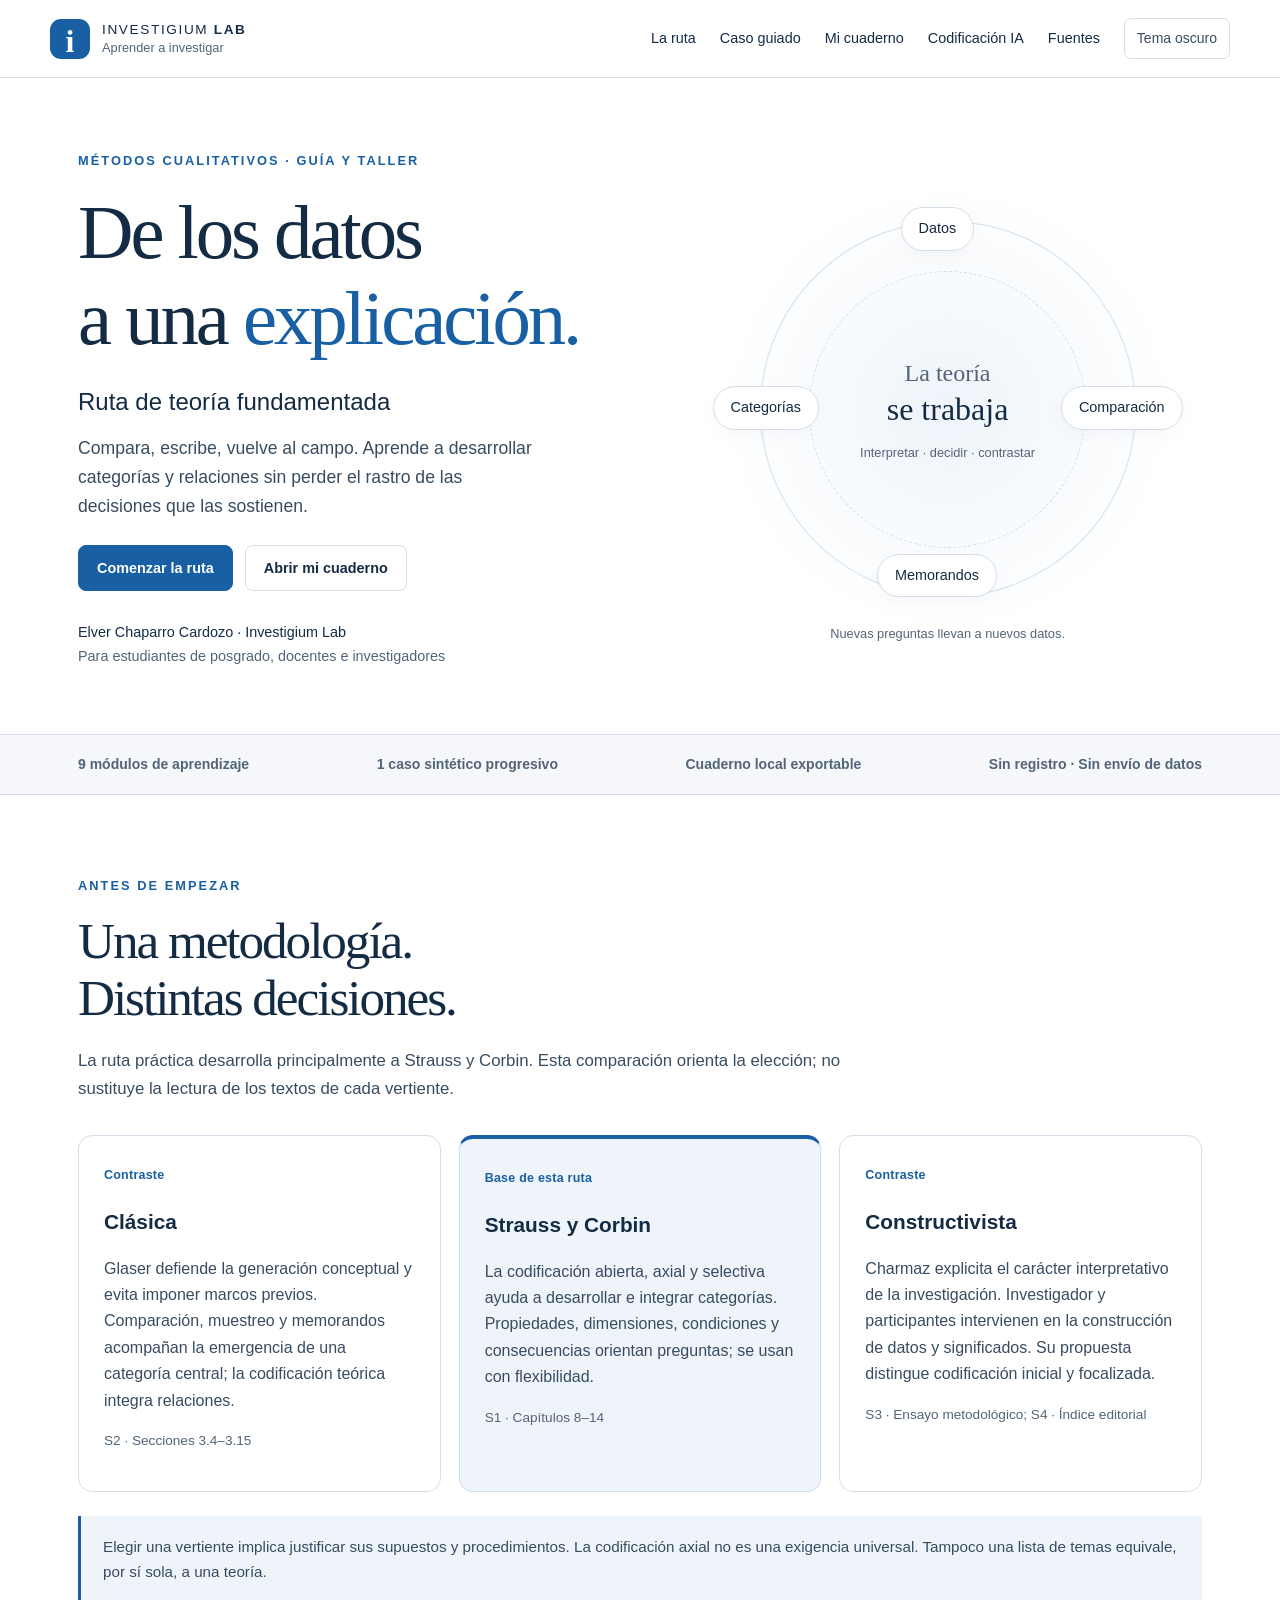
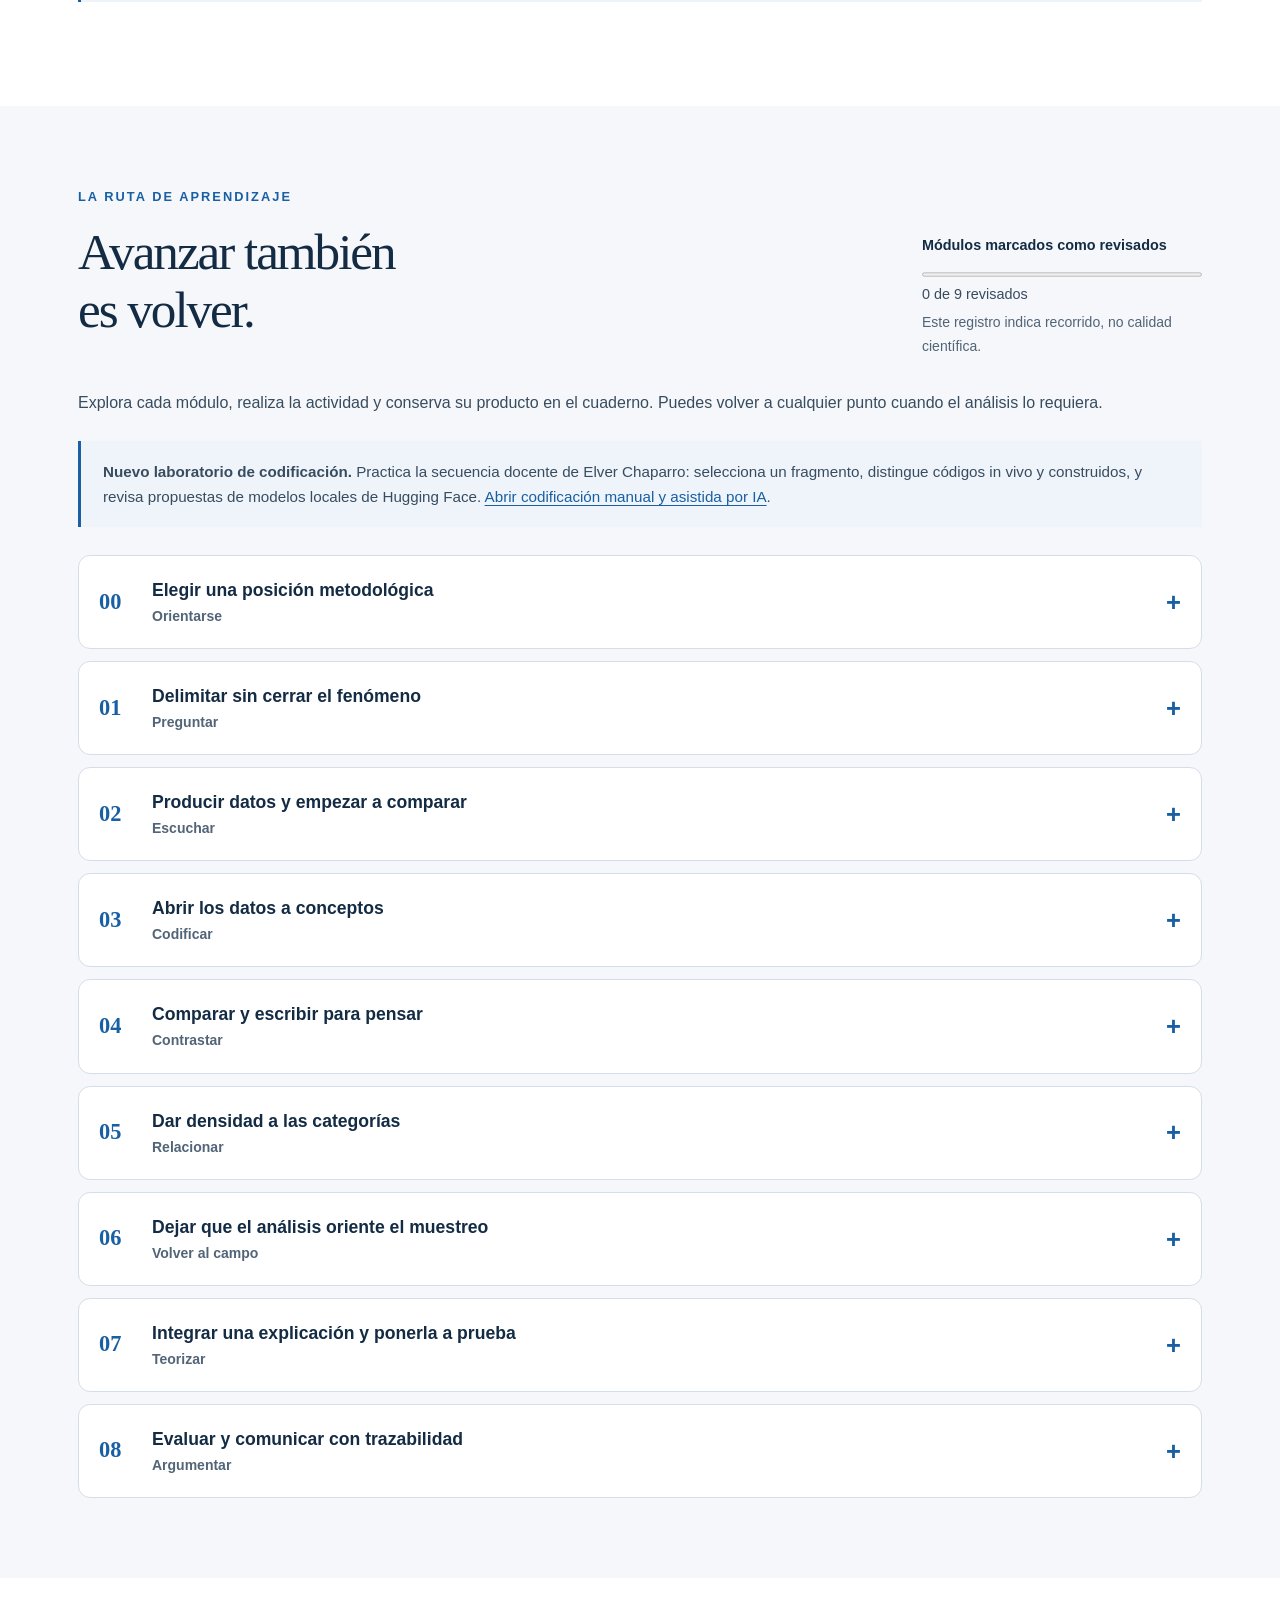
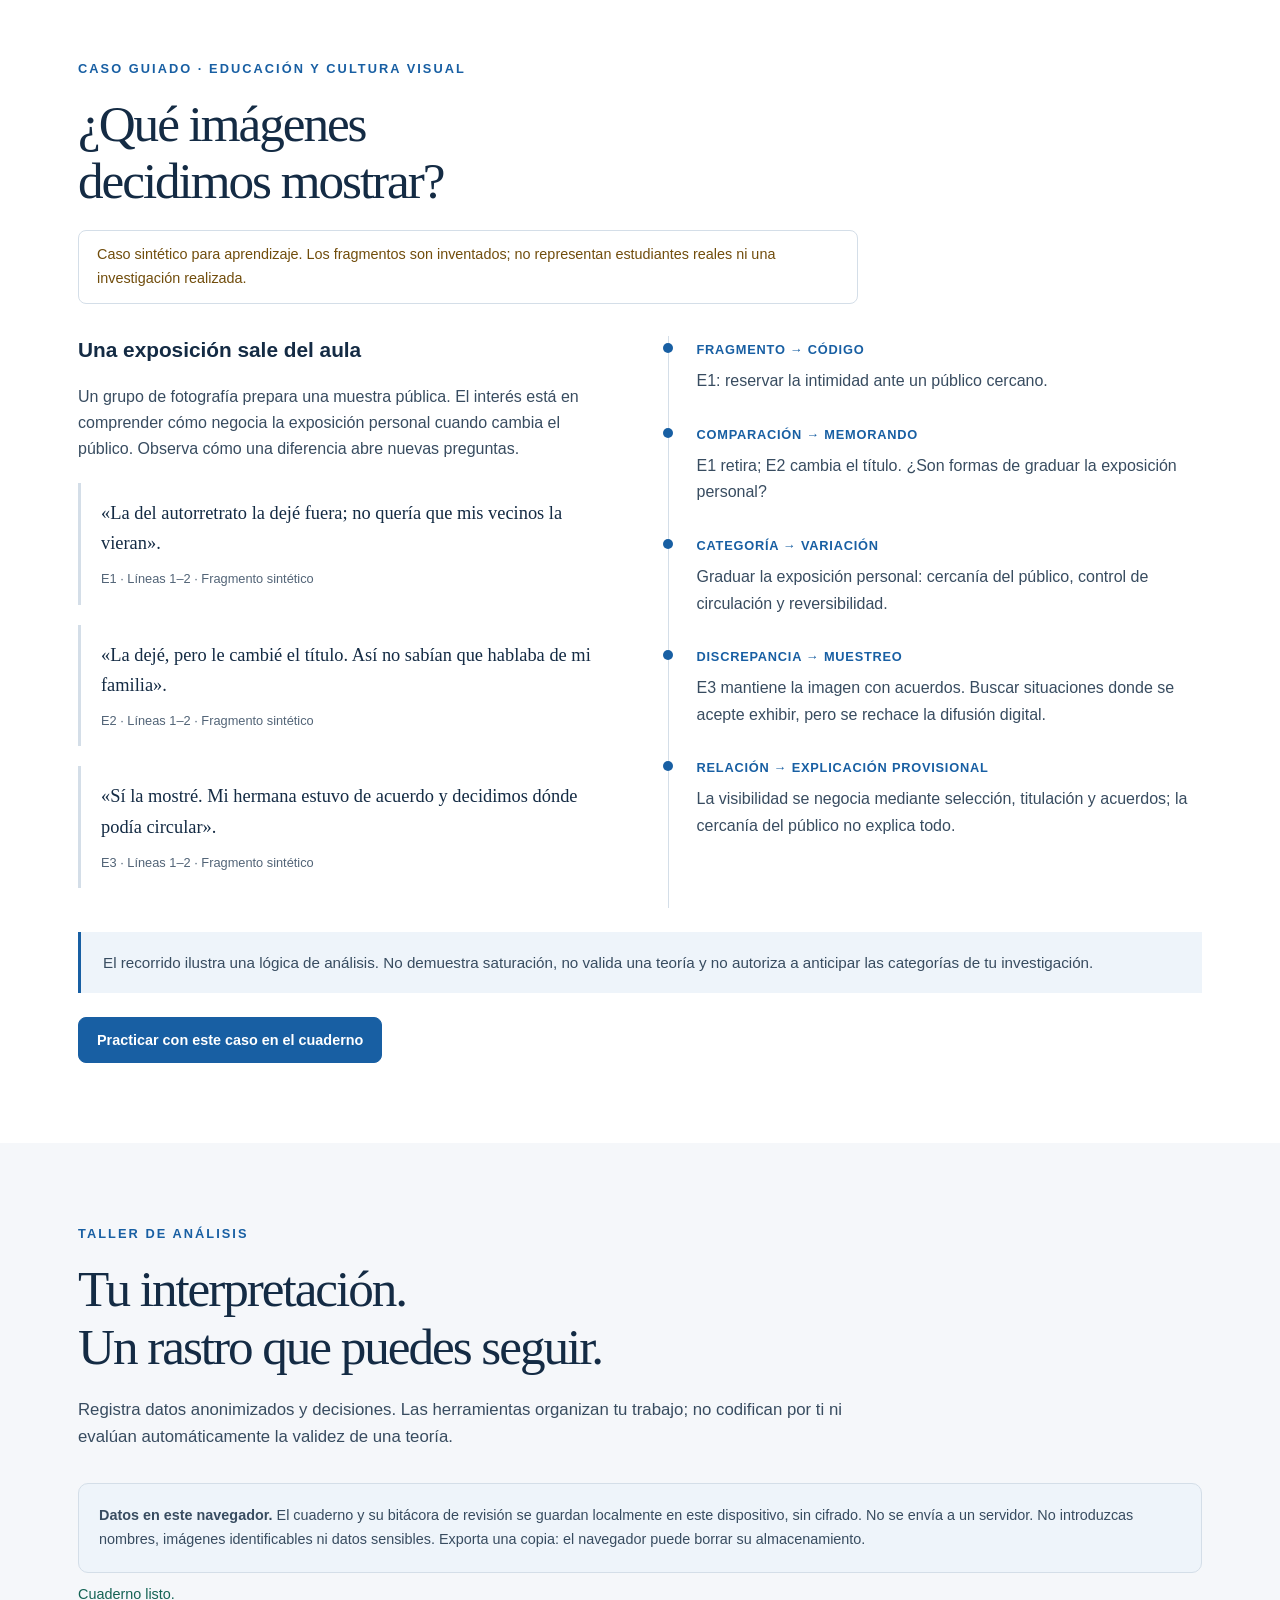
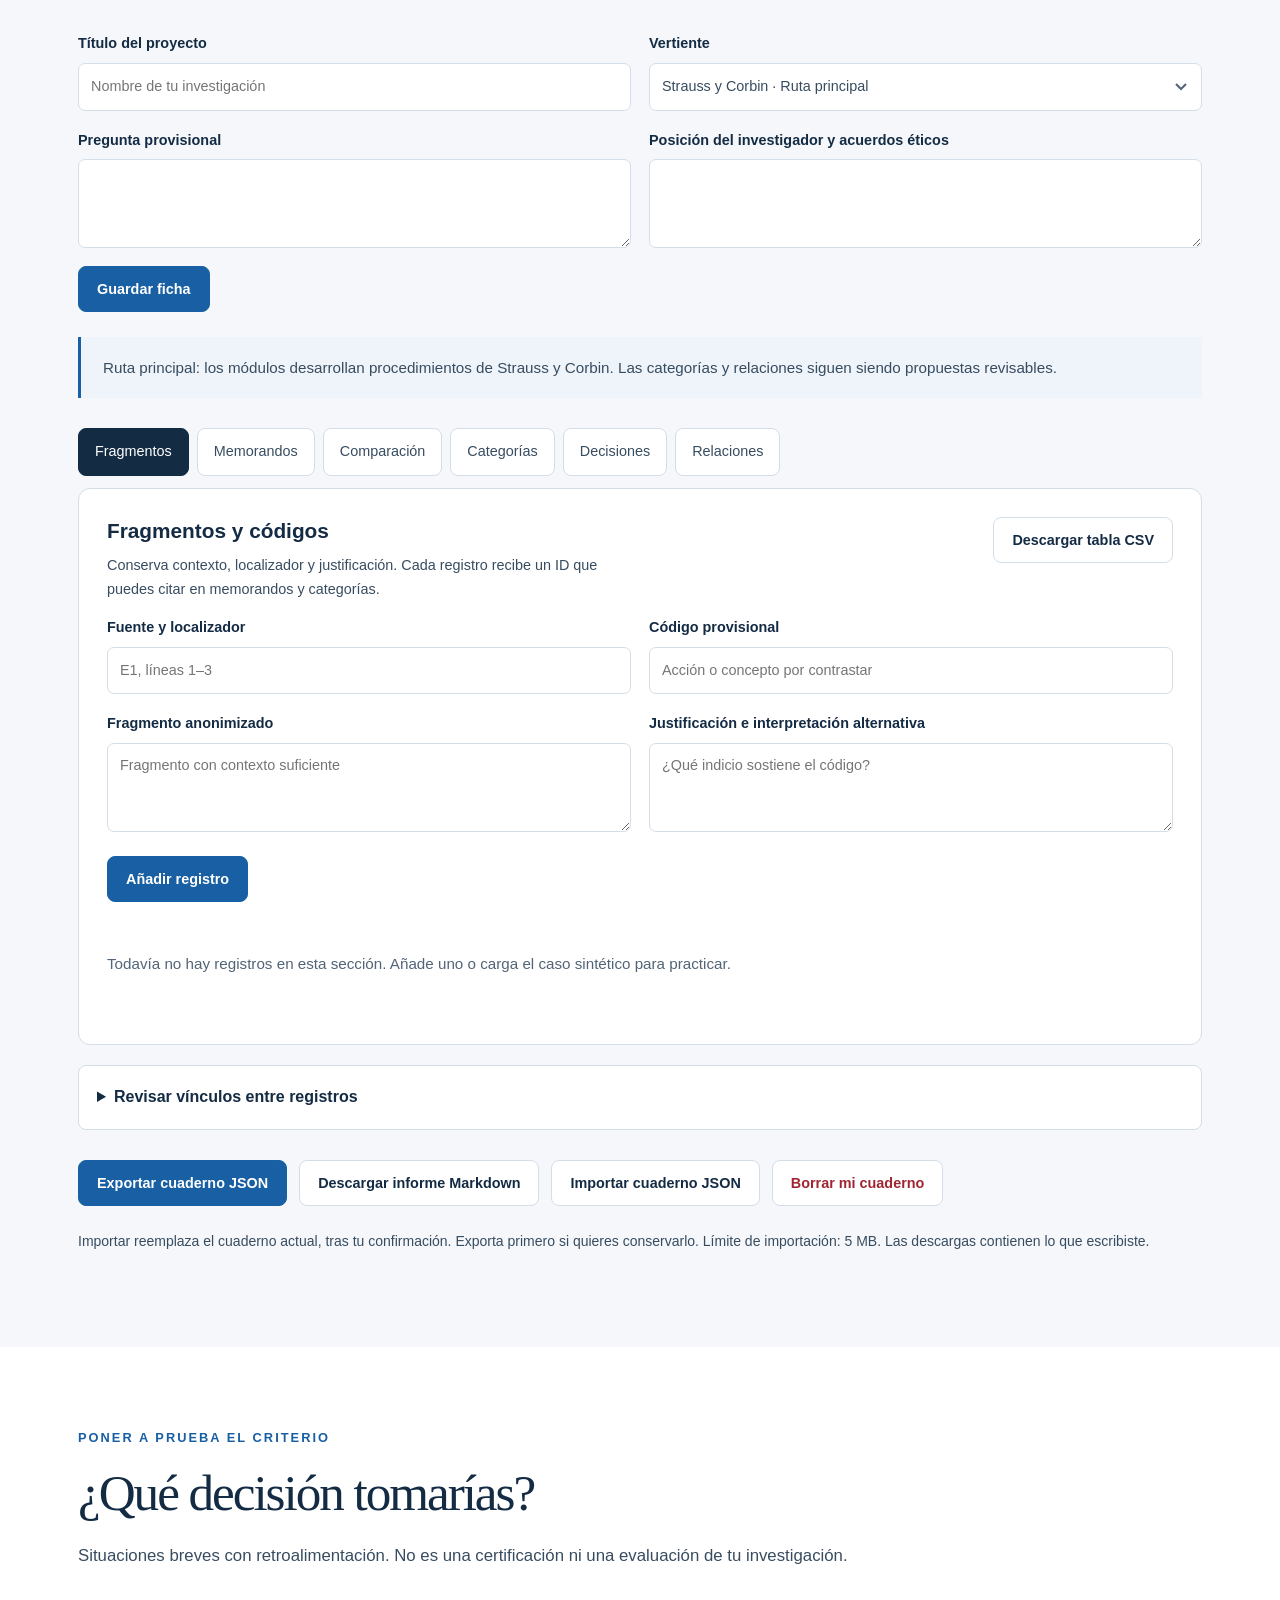
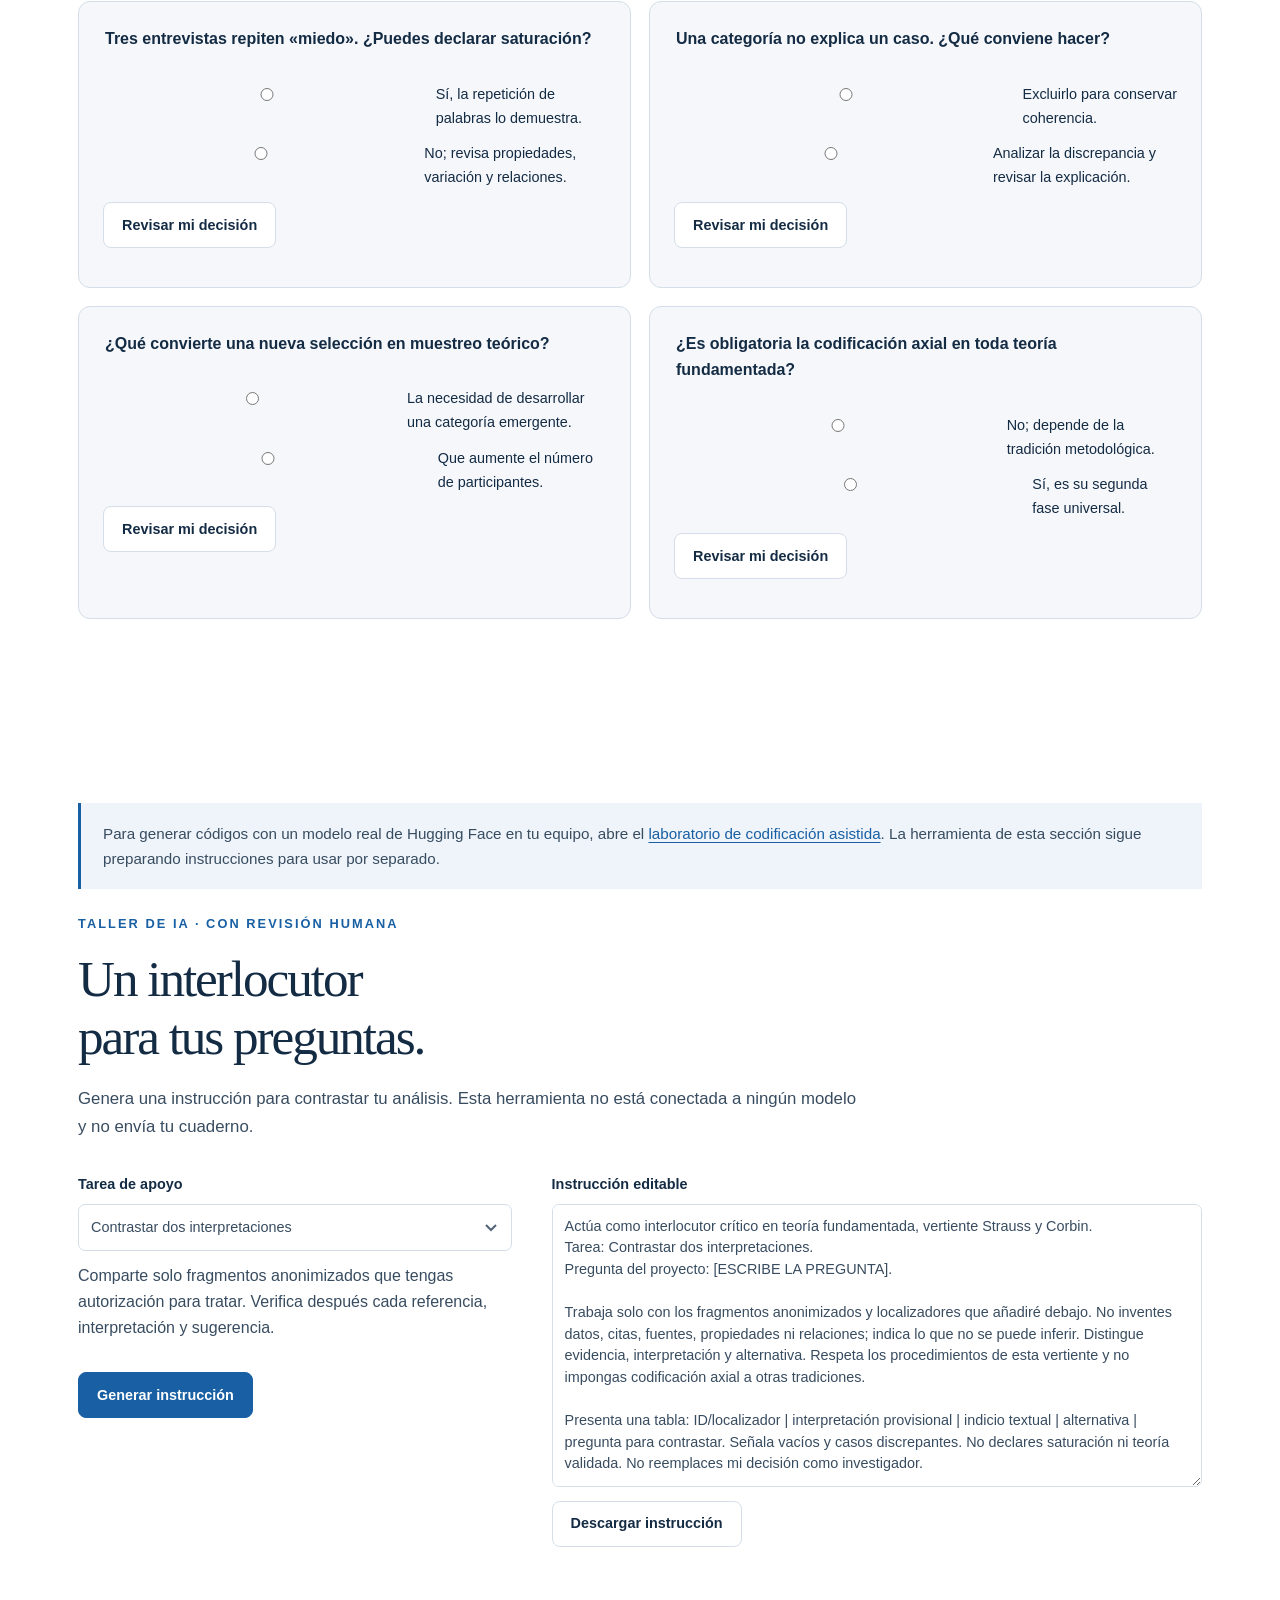
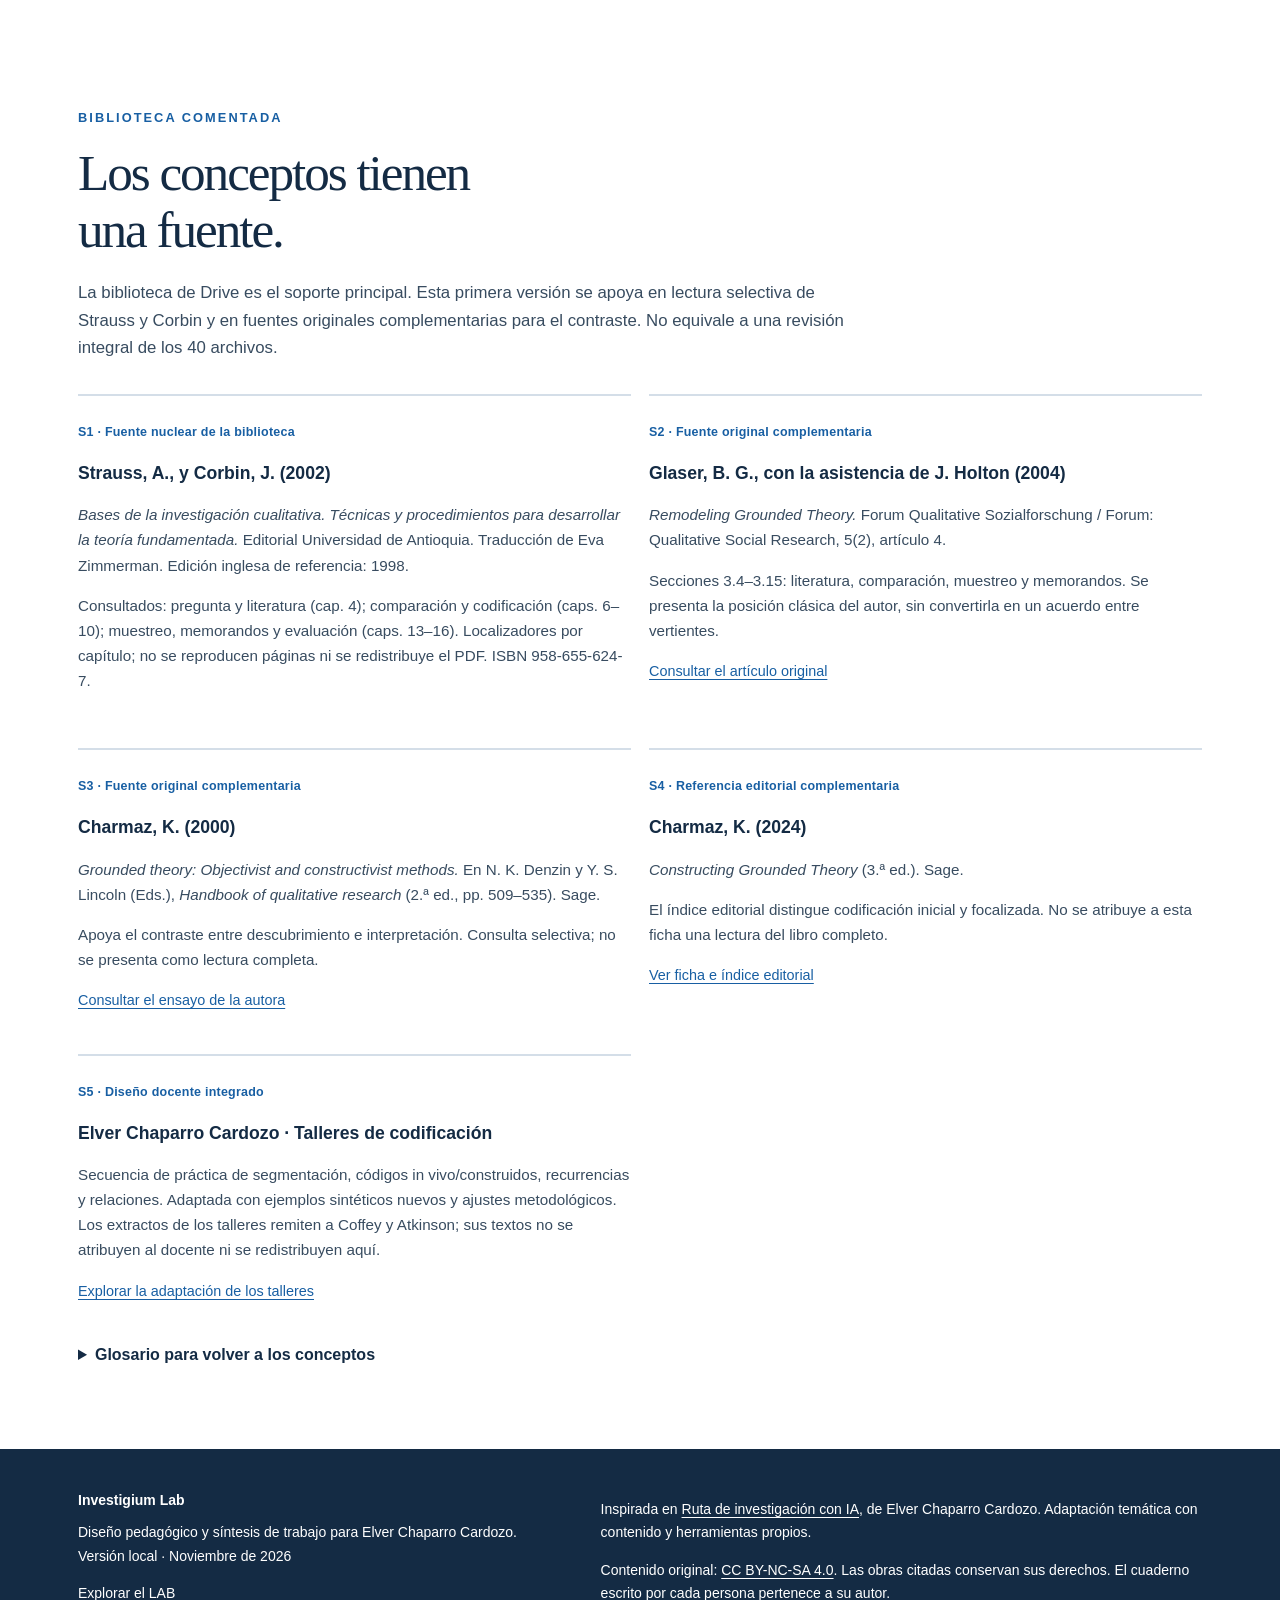
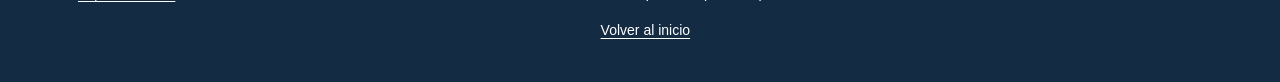
<file: quartz/static/ruta-teoria-fundamentada/index.html>
<!doctype html>
<html lang="es">
<head>
<meta charset="utf-8"><meta name="viewport" content="width=device-width, initial-scale=1">
<title>Ruta de teoría fundamentada · Investigium Lab</title>
<meta name="description" content="Una ruta de aprendizaje para construir explicaciones desde los datos: comparación constante, memorandos, categorías y muestreo teórico.">
<meta name="author" content="Elver Chaparro Cardozo">
<meta name="referrer" content="strict-origin-when-cross-origin">
<meta http-equiv="Content-Security-Policy" content="default-src 'self'; script-src 'self'; style-src 'self'; img-src 'self' data:; connect-src 'none'; object-src 'none'; base-uri 'none'; form-action 'none'">
<link rel="stylesheet" href="styles.css"><script src="data.js" defer></script><script src="core.js" defer></script><script src="app.js" defer></script>
</head>
<body>
<a class="skip" href="#contenido">Saltar al contenido</a>
<header><a class="brand" href="#inicio"><span class="brand-icon" aria-hidden="true">i</span><span>INVESTIGIUM <b>LAB</b><small>Aprender a investigar</small></span></a><nav aria-label="Navegación principal"><a href="#ruta">La ruta</a><a href="#caso">Caso guiado</a><a href="#cuaderno">Mi cuaderno</a><a href="codificacion.html">Codificación IA</a><a href="#biblioteca">Fuentes</a><button id="theme" class="icon-button" aria-label="Cambiar tema de color" type="button">Tema oscuro</button></nav></header>
<main id="contenido">
<section class="hero wrap" id="inicio"><div><p class="eyebrow">Métodos cualitativos · Guía y taller</p><h1>De los datos<br>a una <em>explicación.</em></h1><p class="lead">Ruta de teoría fundamentada</p><p class="intro">Compara, escribe, vuelve al campo. Aprende a desarrollar categorías y relaciones sin perder el rastro de las decisiones que las sostienen.</p><div class="actions"><a class="button primary" href="#ruta">Comenzar la ruta</a><a class="button" href="#cuaderno">Abrir mi cuaderno</a></div><p class="byline">Elver Chaparro Cardozo · Investigium Lab<br><span>Para estudiantes de posgrado, docentes e investigadores</span></p></div><div class="hero-visual" role="img" aria-label="El análisis es iterativo: de datos a comparación, memorandos y categorías; las preguntas emergentes llevan a nuevos datos."><div class="orbit"></div><div class="orbit inner"></div><div class="visual-center">La teoría<br><strong>se trabaja</strong><small>Interpretar · decidir · contrastar</small></div><span class="node n1">Datos</span><span class="node n2">Comparación</span><span class="node n3">Memorandos</span><span class="node n4">Categorías</span><p>Nuevas preguntas llevan a nuevos datos.</p></div></section>
<div class="ribbon"><div class="wrap"><span>9 módulos de aprendizaje</span><span>1 caso sintético progresivo</span><span>Cuaderno local exportable</span><span>Sin registro · Sin envío de datos</span></div></div>
<section class="wrap section" id="orientacion"><div class="section-heading"><p class="eyebrow">Antes de empezar</p><h2>Una metodología.<br>Distintas decisiones.</h2><p>La ruta práctica desarrolla principalmente a Strauss y Corbin. Esta comparación orienta la elección; no sustituye la lectura de los textos de cada vertiente.</p></div><div class="traditions"><article><span class="tag">Contraste</span><h3>Clásica</h3><p>Glaser defiende la generación conceptual y evita imponer marcos previos. Comparación, muestreo y memorandos acompañan la emergencia de una categoría central; la codificación teórica integra relaciones.</p><p class="citation">S2 · Secciones 3.4–3.15</p></article><article class="featured"><span class="tag">Base de esta ruta</span><h3>Strauss y Corbin</h3><p>La codificación abierta, axial y selectiva ayuda a desarrollar e integrar categorías. Propiedades, dimensiones, condiciones y consecuencias orientan preguntas; se usan con flexibilidad.</p><p class="citation">S1 · Capítulos 8–14</p></article><article><span class="tag">Contraste</span><h3>Constructivista</h3><p>Charmaz explicita el carácter interpretativo de la investigación. Investigador y participantes intervienen en la construcción de datos y significados. Su propuesta distingue codificación inicial y focalizada.</p><p class="citation">S3 · Ensayo metodológico; S4 · Índice editorial</p></article></div><aside class="note">Elegir una vertiente implica justificar sus supuestos y procedimientos. La codificación axial no es una exigencia universal. Tampoco una lista de temas equivale, por sí sola, a una teoría.</aside></section>
<section class="section route-section" id="ruta"><div class="wrap"><div class="section-heading row"><div><p class="eyebrow">La ruta de aprendizaje</p><h2>Avanzar también<br>es volver.</h2></div><div class="progress-box"><label for="progress">Módulos marcados como revisados</label><progress id="progress" max="9" value="0"></progress><p id="progressText">0 de 9 revisados</p><small>Este registro indica recorrido, no calidad científica.</small></div></div><p>Explora cada módulo, realiza la actividad y conserva su producto en el cuaderno. Puedes volver a cualquier punto cuando el análisis lo requiera.</p><aside class="note"><strong>Nuevo laboratorio de codificación.</strong> Practica la secuencia docente de Elver Chaparro: selecciona un fragmento, distingue códigos in vivo y construidos, y revisa propuestas de modelos locales de Hugging Face. <a href="codificacion.html">Abrir codificación manual y asistida por IA</a>.</aside><div id="modules" class="modules"></div><noscript><p>Activa JavaScript para abrir los módulos y utilizar el cuaderno. La orientación metodológica, el caso y las fuentes de esta página siguen disponibles.</p></noscript></div></section>
<section class="wrap section" id="caso"><div class="section-heading"><p class="eyebrow">Caso guiado · Educación y cultura visual</p><h2>¿Qué imágenes<br>decidimos mostrar?</h2><p class="synthetic">Caso sintético para aprendizaje. Los fragmentos son inventados; no representan estudiantes reales ni una investigación realizada.</p></div><div class="case-grid"><div><h3>Una exposición sale del aula</h3><p>Un grupo de fotografía prepara una muestra pública. El interés está en comprender cómo negocia la exposición personal cuando cambia el público. Observa cómo una diferencia abre nuevas preguntas.</p><blockquote>«La del autorretrato la dejé fuera; no quería que mis vecinos la vieran».<cite>E1 · Líneas 1–2 · Fragmento sintético</cite></blockquote><blockquote>«La dejé, pero le cambié el título. Así no sabían que hablaba de mi familia».<cite>E2 · Líneas 1–2 · Fragmento sintético</cite></blockquote><blockquote>«Sí la mostré. Mi hermana estuvo de acuerdo y decidimos dónde podía circular».<cite>E3 · Líneas 1–2 · Fragmento sintético</cite></blockquote></div><div class="case-chain"><div><span>Fragmento → código</span><p>E1: reservar la intimidad ante un público cercano.</p></div><div><span>Comparación → memorando</span><p>E1 retira; E2 cambia el título. ¿Son formas de graduar la exposición personal?</p></div><div><span>Categoría → variación</span><p>Graduar la exposición personal: cercanía del público, control de circulación y reversibilidad.</p></div><div><span>Discrepancia → muestreo</span><p>E3 mantiene la imagen con acuerdos. Buscar situaciones donde se acepte exhibir, pero se rechace la difusión digital.</p></div><div><span>Relación → explicación provisional</span><p>La visibilidad se negocia mediante selección, titulación y acuerdos; la cercanía del público no explica todo.</p></div></div></div><aside class="note">El recorrido ilustra una lógica de análisis. No demuestra saturación, no valida una teoría y no autoriza a anticipar las categorías de tu investigación.</aside><button type="button" id="loadDemo" class="button primary">Practicar con este caso en el cuaderno</button></section>
<section class="workshop section" id="cuaderno"><div class="wrap"><div class="section-heading"><p class="eyebrow">Taller de análisis</p><h2>Tu interpretación.<br>Un rastro que puedes seguir.</h2><p>Registra datos anonimizados y decisiones. Las herramientas organizan tu trabajo; no codifican por ti ni evalúan automáticamente la validez de una teoría.</p></div><div class="privacy"><strong>Datos en este navegador.</strong> El cuaderno y su bitácora de revisión se guardan localmente en este dispositivo, sin cifrado. No se envía a un servidor. No introduzcas nombres, imágenes identificables ni datos sensibles. Exporta una copia: el navegador puede borrar su almacenamiento.</div><p id="saveStatus" role="status" aria-live="polite">Cuaderno listo.</p><form id="projectForm"><div class="form-grid"><label>Título del proyecto<input name="title" maxlength="300" placeholder="Nombre de tu investigación"></label><label>Vertiente<select name="tradition"><option value="strauss">Strauss y Corbin · Ruta principal</option><option value="clasica">Clásica · Cuaderno general</option><option value="constructivista">Constructivista · Cuaderno general</option></select></label><label>Pregunta provisional<textarea name="question" rows="3" maxlength="10000"></textarea></label><label>Posición del investigador y acuerdos éticos<textarea name="position" rows="3" maxlength="10000"></textarea></label></div><button class="button primary" type="submit">Guardar ficha</button></form><p id="traditionNote" class="note"></p><div class="toolnav" role="group" aria-label="Secciones del cuaderno" id="toolnav"></div><div class="workspace"><div class="workspace-heading"><div><h3 id="toolTitle"></h3><p id="toolHelp"></p></div><button id="csv" type="button" class="button">Descargar tabla CSV</button></div><form id="recordForm"><div id="recordFields" class="form-grid"></div><div class="actions"><button type="submit" id="saveRecord" class="button primary">Añadir registro</button><button type="button" id="cancelEdit" class="button" hidden>Cancelar edición</button></div></form><div id="records"></div></div><details class="audit"><summary>Revisar vínculos entre registros</summary><p>Esta revisión busca referencias ausentes; no verifica la verdad de los datos ni la calidad del análisis.</p><div id="traceability"></div></details><div class="actions export-actions"><button type="button" id="exportJSON" class="button primary">Exportar cuaderno JSON</button><button type="button" id="exportMD" class="button">Descargar informe Markdown</button><label class="button file-button">Importar cuaderno JSON<input id="importJSON" type="file" accept=".json,application/json"></label><button type="button" id="clear" class="button danger">Borrar mi cuaderno</button></div><p class="small">Importar reemplaza el cuaderno actual, tras tu confirmación. Exporta primero si quieres conservarlo. Límite de importación: 5 MB. Las descargas contienen lo que escribiste.</p></div></section>
<section class="wrap section" id="criterio"><div class="section-heading"><p class="eyebrow">Poner a prueba el criterio</p><h2>¿Qué decisión tomarías?</h2><p>Situaciones breves con retroalimentación. No es una certificación ni una evaluación de tu investigación.</p></div><div id="quiz" class="quiz-grid"></div></section>
<section class="wrap section" id="ia"><aside class="note">Para generar códigos con un modelo real de Hugging Face en tu equipo, abre el <a href="codificacion.html">laboratorio de codificación asistida</a>. La herramienta de esta sección sigue preparando instrucciones para usar por separado.</aside><div class="section-heading"><p class="eyebrow">Taller de IA · Con revisión humana</p><h2>Un interlocutor<br>para tus preguntas.</h2><p>Genera una instrucción para contrastar tu análisis. Esta herramienta no está conectada a ningún modelo y no envía tu cuaderno.</p></div><div class="prompt-grid"><div><label>Tarea de apoyo<select id="promptTask"><option>Contrastar dos interpretaciones</option><option>Revisar un memorando</option><option>Proponer preguntas de muestreo teórico</option><option>Revisar la trazabilidad de una proposición</option></select></label><p>Comparte solo fragmentos anonimizados que tengas autorización para tratar. Verifica después cada referencia, interpretación y sugerencia.</p><button type="button" class="button primary" id="makePrompt">Generar instrucción</button></div><div><label>Instrucción editable<textarea id="promptOutput" rows="12" spellcheck="false"></textarea></label><button type="button" class="button" id="downloadPrompt">Descargar instrucción</button></div></div></section>
<section class="wrap section" id="biblioteca"><div class="section-heading"><p class="eyebrow">Biblioteca comentada</p><h2>Los conceptos tienen<br>una fuente.</h2><p>La biblioteca de Drive es el soporte principal. Esta primera versión se apoya en lectura selectiva de Strauss y Corbin y en fuentes originales complementarias para el contraste. No equivale a una revisión integral de los 40 archivos.</p></div><ol class="sources"><li id="S1"><span class="tag">S1 · Fuente nuclear de la biblioteca</span><h3>Strauss, A., y Corbin, J. (2002)</h3><p><em>Bases de la investigación cualitativa. Técnicas y procedimientos para desarrollar la teoría fundamentada.</em> Editorial Universidad de Antioquia. Traducción de Eva Zimmerman. Edición inglesa de referencia: 1998.</p><p>Consultados: pregunta y literatura (cap. 4); comparación y codificación (caps. 6–10); muestreo, memorandos y evaluación (caps. 13–16). Localizadores por capítulo; no se reproducen páginas ni se redistribuye el PDF. ISBN 958-655-624-7.</p></li><li id="S2"><span class="tag">S2 · Fuente original complementaria</span><h3>Glaser, B. G., con la asistencia de J. Holton (2004)</h3><p><em>Remodeling Grounded Theory.</em> Forum Qualitative Sozialforschung / Forum: Qualitative Social Research, 5(2), artículo 4.</p><p>Secciones 3.4–3.15: literatura, comparación, muestreo y memorandos. Se presenta la posición clásica del autor, sin convertirla en un acuerdo entre vertientes.</p><a href="https://www.qualitative-research.net/index.php/fqs/article/view/607" target="_blank" rel="noopener noreferrer">Consultar el artículo original</a></li><li id="S3"><span class="tag">S3 · Fuente original complementaria</span><h3>Charmaz, K. (2000)</h3><p><em>Grounded theory: Objectivist and constructivist methods.</em> En N. K. Denzin y Y. S. Lincoln (Eds.), <em>Handbook of qualitative research</em> (2.ª ed., pp. 509–535). Sage.</p><p>Apoya el contraste entre descubrimiento e interpretación. Consulta selectiva; no se presenta como lectura completa.</p><a href="https://qualquant.org/wp-content/uploads/text/Charmaz%202000.pdf" target="_blank" rel="noopener noreferrer">Consultar el ensayo de la autora</a></li><li id="S4"><span class="tag">S4 · Referencia editorial complementaria</span><h3>Charmaz, K. (2024)</h3><p><em>Constructing Grounded Theory</em> (3.ª ed.). Sage.</p><p>El índice editorial distingue codificación inicial y focalizada. No se atribuye a esta ficha una lectura del libro completo.</p><a href="https://www.sagepub.com/shop/buy-a-book/constructing-grounded-theory-3-255601" target="_blank" rel="noopener noreferrer">Ver ficha e índice editorial</a></li><li id="S5"><span class="tag">S5 · Diseño docente integrado</span><h3>Elver Chaparro Cardozo · Talleres de codificación</h3><p>Secuencia de práctica de segmentación, códigos in vivo/construidos, recurrencias y relaciones. Adaptada con ejemplos sintéticos nuevos y ajustes metodológicos. Los extractos de los talleres remiten a Coffey y Atkinson; sus textos no se atribuyen al docente ni se redistribuyen aquí.</p><a href="codificacion.html#talleres">Explorar la adaptación de los talleres</a></li></ol><details><summary>Glosario para volver a los conceptos</summary><dl><dt>Comparación constante</dt><dd>Confrontación reiterada de incidentes y conceptos para reconocer similitudes, diferencias y variación (S1, cap. 6).</dd><dt>Memorando</dt><dd>Registro analítico que desarrolla ideas y orienta decisiones; conserva dudas y revisiones (S1, cap. 14).</dd><dt>Propiedad y dimensión</dt><dd>Característica de una categoría y rango de su variación (S1, cap. 8).</dd><dt>Muestreo teórico</dt><dd>Búsqueda de datos guiada por necesidades conceptuales emergentes (S1, cap. 13).</dd><dt>Saturación teórica</dt><dd>Juicio argumentado sobre el desarrollo de propiedades y relaciones, situado en la vertiente y alcance del estudio; no equivale a un conteo automático (S1, caps. 10 y 13).</dd><dt>Sensibilidad teórica</dt><dd>Capacidad analítica de advertir matices y significado, sometiendo las ideas al contraste con los datos (S1, cap. 4).</dd></dl></details></section>
</main>
<footer><div class="wrap footer-grid"><div><strong>Investigium Lab</strong><p>Diseño pedagógico y síntesis de trabajo para Elver Chaparro Cardozo.<br>Versión local · Noviembre de 2026</p><a href="https://elverchaparrolab.wordpress.com/" target="_blank" rel="noopener noreferrer">Explorar el LAB</a></div><div><p>Inspirada en <a href="https://investigium.github.io/ruta-investigacion-ia/">Ruta de investigación con IA</a>, de Elver Chaparro Cardozo. Adaptación temática con contenido y herramientas propios.</p><p>Contenido original: <a href="https://creativecommons.org/licenses/by-nc-sa/4.0/deed.es">CC BY-NC-SA 4.0</a>. Las obras citadas conservan sus derechos. El cuaderno escrito por cada persona pertenece a su autor.</p><a href="#inicio">Volver al inicio</a></div></div></footer>
</body></html>
</file>
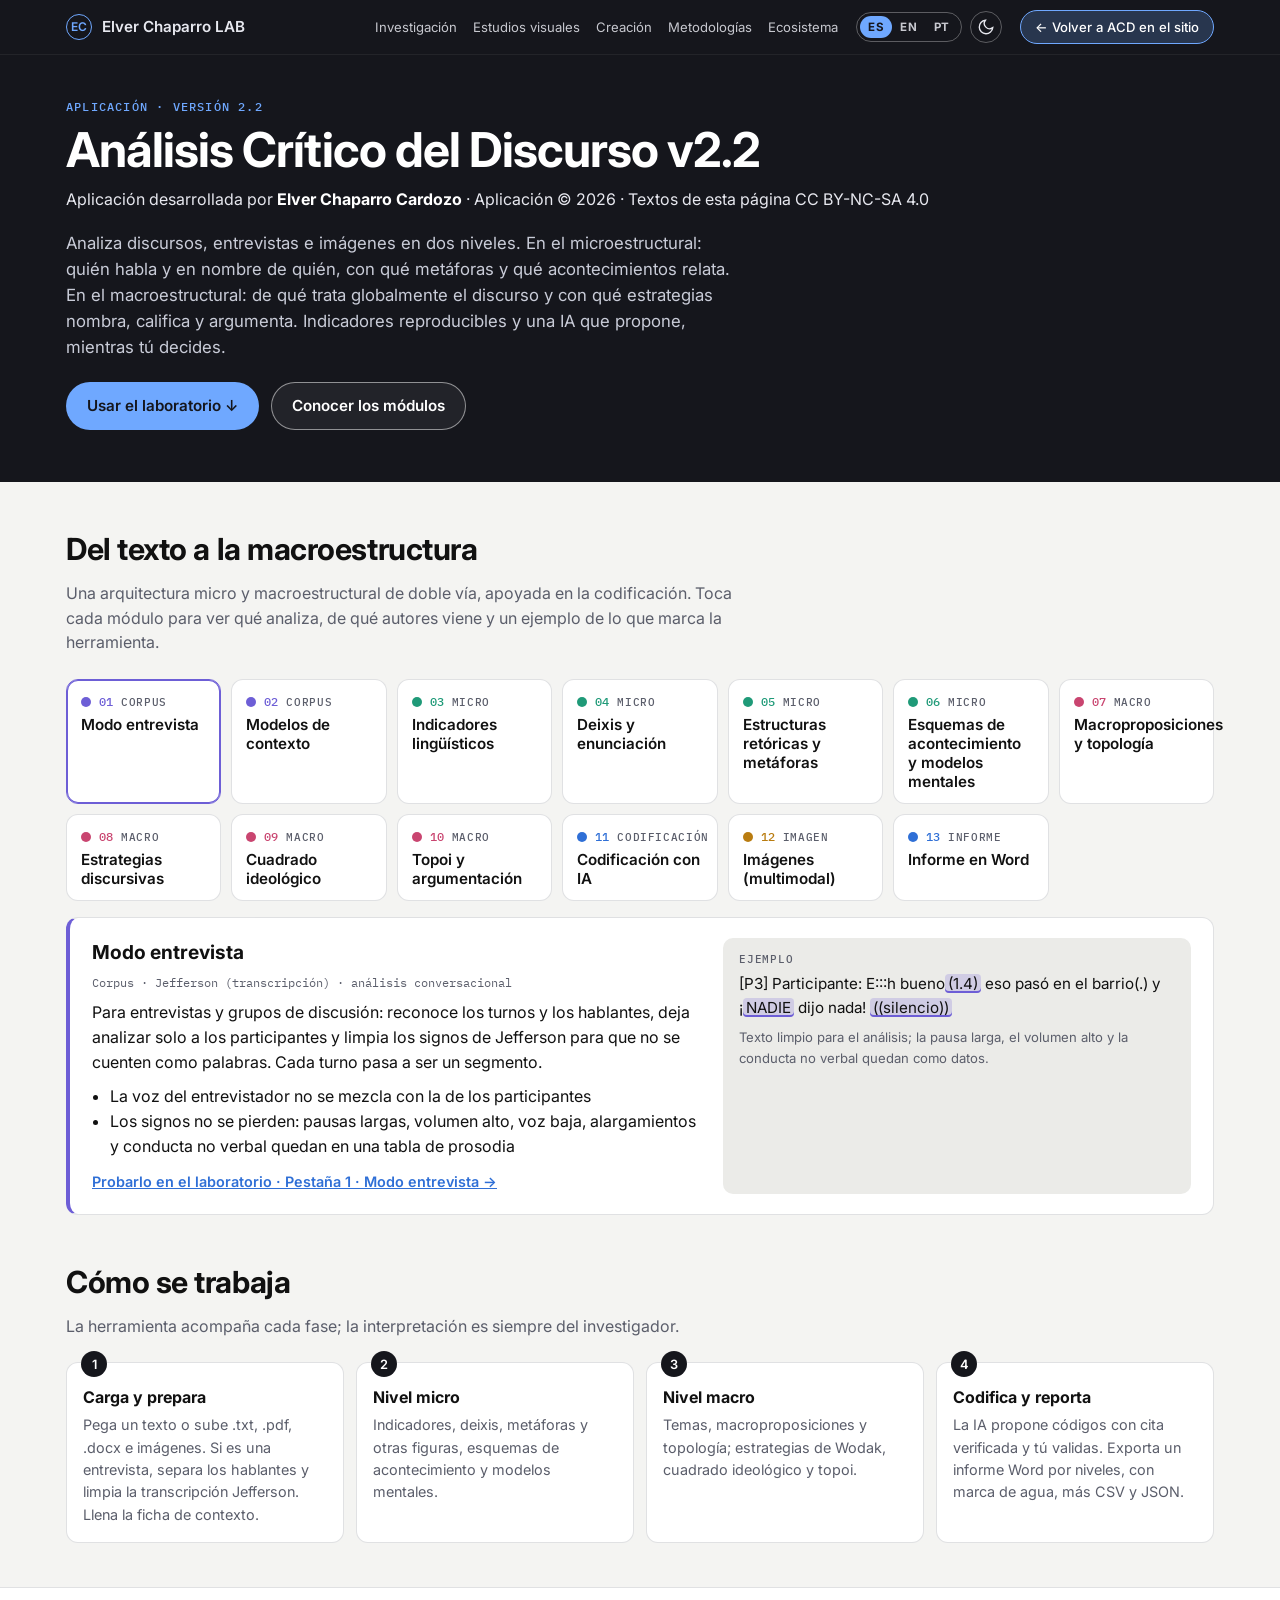
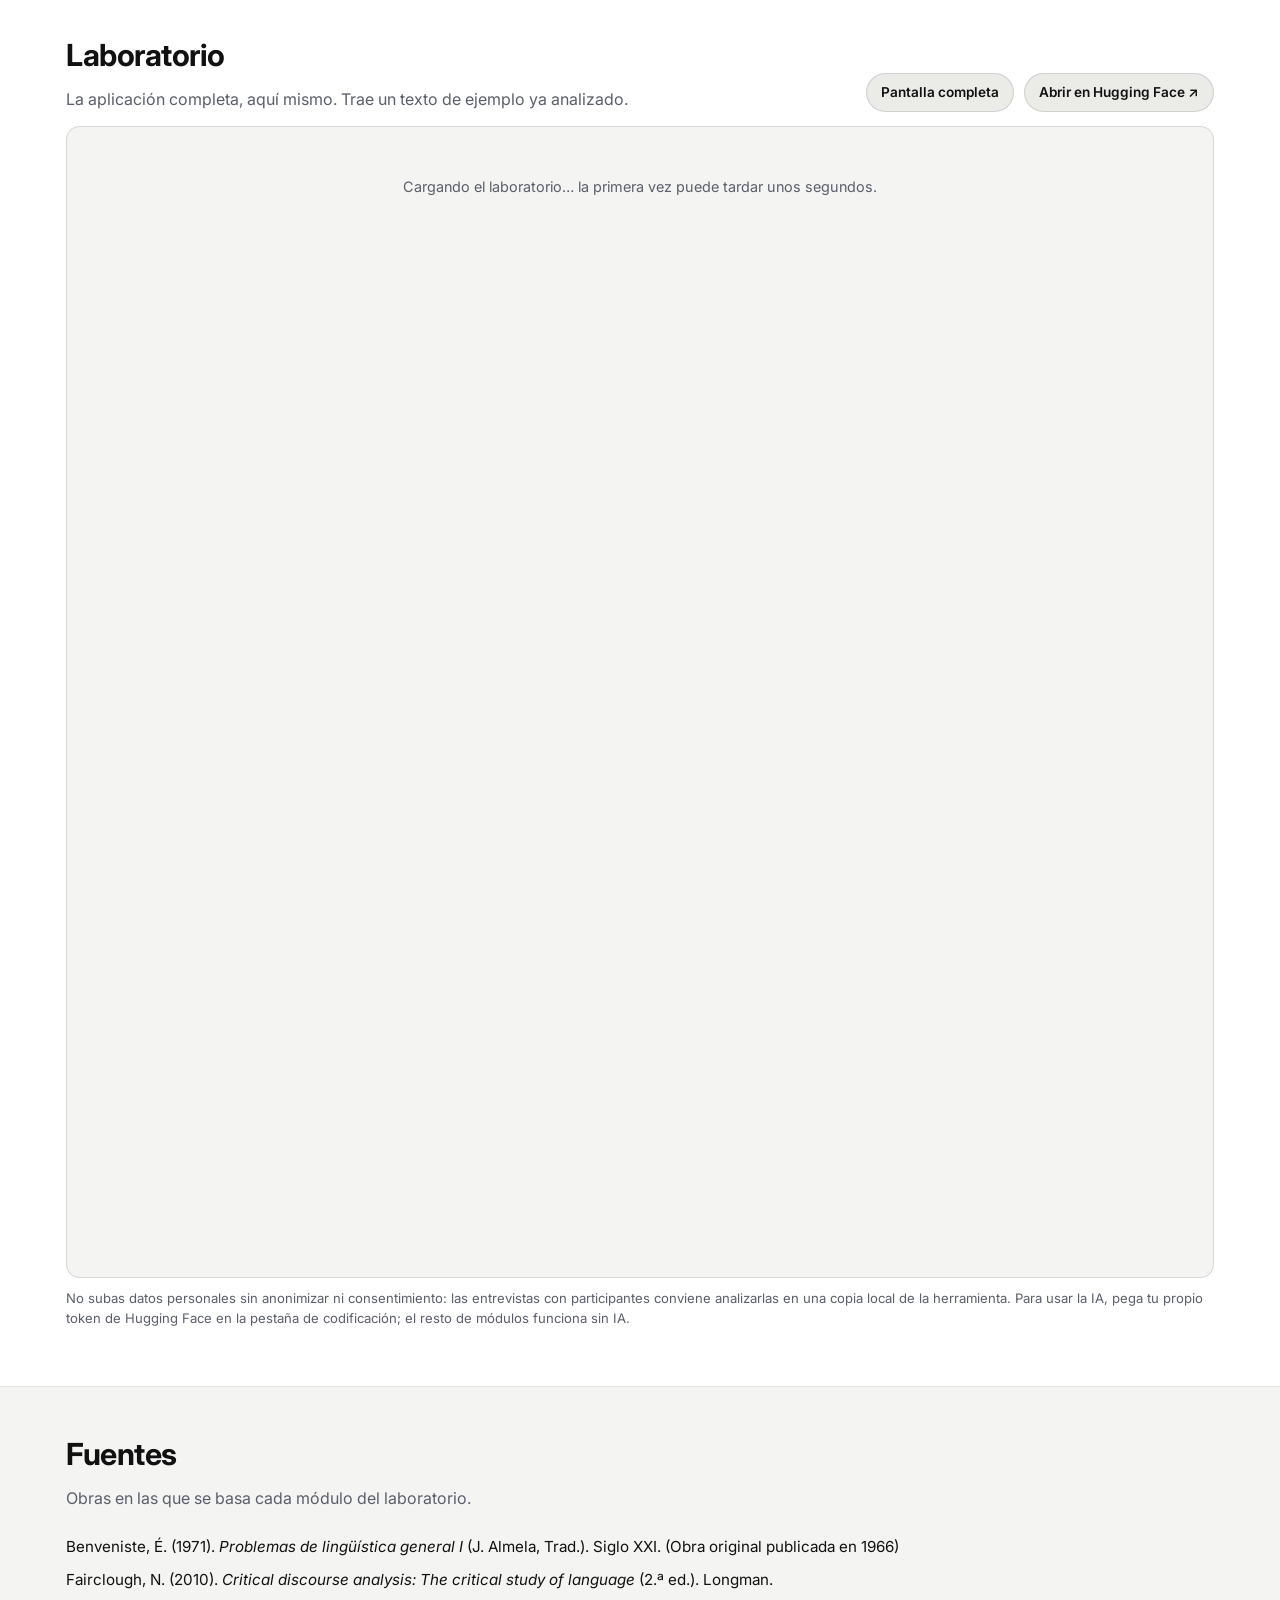
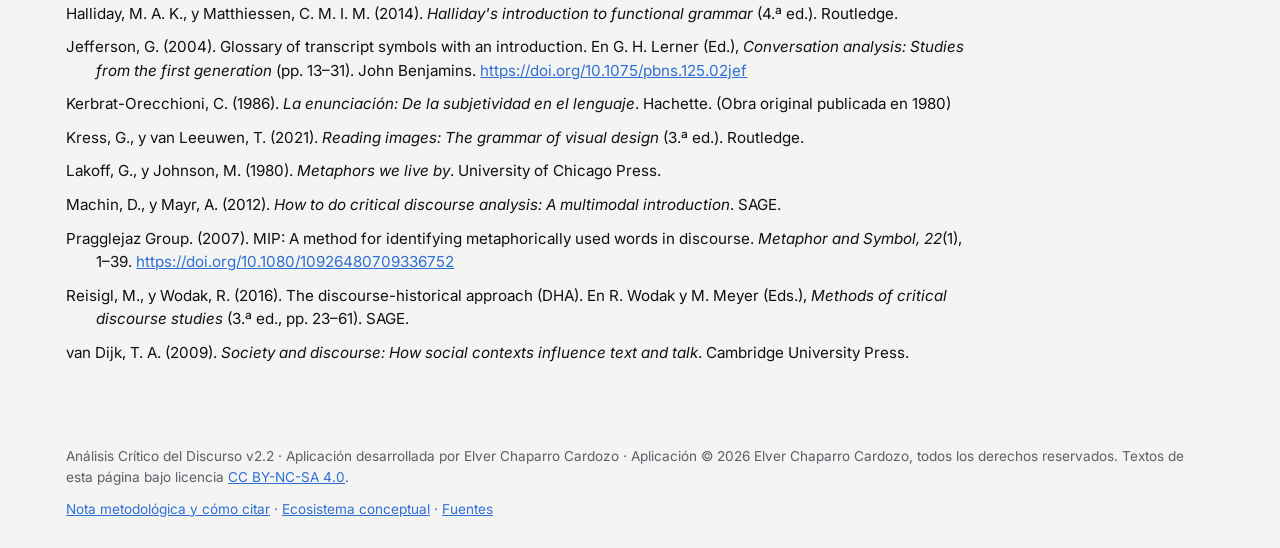
<file: quartz/static/acd.html>
<!doctype html>
<html lang="es">
<head>
<meta charset="utf-8">
<meta name="viewport" content="width=device-width, initial-scale=1, viewport-fit=cover">
<meta name="description" content="Laboratorio de Análisis Crítico del Discurso: textos e imágenes, deixis, cuadrado ideológico, topoi, modelos de contexto y codificación asistida por IA validada por el investigador.">
<title>Análisis Crítico del Discurso v2.2 · Elver Chaparro Cardozo</title>
<link rel="preconnect" href="https://fonts.googleapis.com">
<link rel="preconnect" href="https://fonts.gstatic.com" crossorigin>
<link rel="stylesheet" href="https://fonts.googleapis.com/css2?family=Inter:wght@400;500;600;700&family=IBM+Plex+Mono:wght@400;500&display=swap">
<style>
/* Mismo lenguaje visual que elverchaparroLAB.wordpress.com: franja oscura de marca, fondo claro, Inter, acento azul */
:root {
  --bg: #f4f4f2; --surface: #ffffff; --surface-2: #ebebe8; --fg: #111111; --muted: #5b5e6b;
  --line: rgba(40, 44, 60, 0.14); --band: #15161c; --band-fg: #e7e8ef; --accent: #2f6fd6; --accent-soft: #6fa8ff;
  --c-text: #1f9a78; --c-ia: #2f6fd6; --c-vis: #b97c10; --c-cre: #c94570; --c-ctx: #6d5ed6;
  --font: "Inter", system-ui, -apple-system, sans-serif; --mono: "IBM Plex Mono", ui-monospace, Menlo, monospace;
}
@media (prefers-color-scheme: dark) {
  :root:not([data-theme="light"]) {
    --bg: #15161c; --surface: #1d1f27; --surface-2: #262935; --fg: #e7e8ef; --muted: #9a9db2;
    --line: rgba(170, 176, 205, 0.16); --band: #0d0e12; --accent: #6fa8ff;
    --c-text: #4fc3a1; --c-ia: #6fa8ff; --c-vis: #f0b44c; --c-cre: #ec7a9a; --c-ctx: #a89cf0;
    color-scheme: dark;
  }
}
:root[data-theme="dark"] {
  --bg: #15161c; --surface: #1d1f27; --surface-2: #262935; --fg: #e7e8ef; --muted: #9a9db2;
  --line: rgba(170, 176, 205, 0.16); --band: #0d0e12; --accent: #6fa8ff;
  --c-text: #4fc3a1; --c-ia: #6fa8ff; --c-vis: #f0b44c; --c-cre: #ec7a9a; --c-ctx: #a89cf0;
  color-scheme: dark;
}
*, *::before, *::after { box-sizing: border-box; }
html { padding-top: env(safe-area-inset-top, 0px); padding-bottom: env(safe-area-inset-bottom, 0px); }
body { margin: 0; background: var(--bg); color: var(--fg); font: 16px/1.55 var(--font); }
a { color: var(--accent); }
.wrap { max-width: 1180px; margin: 0 auto; padding-left: max(16px, env(safe-area-inset-left, 0px)); padding-right: max(16px, env(safe-area-inset-right, 0px)); }
.sitebar { background: var(--band); color: var(--band-fg); }
.sitebar .wrap { display: flex; align-items: center; gap: 10px 18px; flex-wrap: wrap; padding-block: 10px; }
.sitebar a { color: inherit; text-decoration: none; }
.logo { display: inline-flex; align-items: center; gap: 10px; font-weight: 600; font-size: 0.95rem; margin-right: auto; }
.logo .mark { width: 26px; height: 26px; border-radius: 50%; border: 1.5px solid var(--accent-soft); display: grid; place-items: center; font-size: 0.75rem; color: var(--accent-soft); }
.sitebar nav { display: flex; gap: 16px; flex-wrap: wrap; font-size: 0.82rem; }
.sitebar nav a { opacity: 0.85; }
.sitebar nav a:hover { opacity: 1; text-decoration: underline; text-underline-offset: 3px; }
.utiles { display: flex; align-items: center; gap: 8px; }
.idioma { display: flex; align-items: center; border: 1px solid rgba(255,255,255,0.3); border-radius: 999px; padding: 3px; }
.idioma a { font: 700 0.72rem var(--font); letter-spacing: .06em; padding: 4px 8px; border-radius: 999px; opacity: .85; }
.idioma a[aria-current] { background: var(--accent-soft); color: #15161c !important; opacity: 1; }
.tema { border: 1px solid rgba(255,255,255,0.3); background: none; color: var(--band-fg); border-radius: 999px; width: 32px; height: 32px; display: grid; place-items: center; cursor: pointer; }
.back { border: 1px solid var(--accent-soft); color: #fff !important; background: rgba(111,168,255,0.22); border-radius: 999px; padding: 6px 14px; font-weight: 500; font-size: 0.82rem; }
@media (max-width: 720px) { .sitebar nav { display: none; } }

.hero { background: var(--band); color: var(--band-fg); padding-block: 44px 52px; border-top: 1px solid rgba(255,255,255,0.06); }
.eyebrow { font: 500 0.75rem var(--mono); letter-spacing: 0.1em; text-transform: uppercase; color: var(--accent-soft); margin: 0 0 10px; }
.hero h1 { font-size: clamp(1.9rem, 4.5vw, 3rem); line-height: 1.1; margin: 0 0 14px; letter-spacing: -0.02em; text-wrap: balance; color: #fff; }
.hero .autoria { margin: -4px 0 18px; font-size: 1rem; color: #e7e8ef; }
.hero .autoria strong { color: #fff; }
.hero p.lead { max-width: 62ch; margin: 0 0 22px; font-size: 1.05rem; color: #c9ccd8; }
.hero .cta { display: flex; gap: 12px; flex-wrap: wrap; }
.btn { display: inline-flex; align-items: center; gap: 8px; border-radius: 999px; padding: 11px 20px; font-weight: 600; font-size: 0.95rem; text-decoration: none; border: 1px solid transparent; cursor: pointer; font-family: inherit; }
.btn.primary { background: var(--accent-soft); color: #15161c; }
.btn.ghost { border-color: rgba(255,255,255,0.5); color: #fff; background: rgba(255,255,255,0.06); }
.btn:focus-visible, .mod:focus-visible { outline: 2px solid var(--accent-soft); outline-offset: 3px; }

section { padding-block: 44px; }
h2 { font-size: clamp(1.4rem, 3vw, 1.9rem); letter-spacing: -0.015em; margin: 0 0 8px; text-wrap: balance; }
.sub { color: var(--muted); margin: 0 0 24px; max-width: 70ch; }

/* Módulos interactivos */
.mods { display: grid; grid-template-columns: repeat(auto-fill, minmax(150px, 1fr)); gap: 10px; }
.mod { text-align: left; background: var(--surface); border: 1px solid var(--line); border-radius: 12px; padding: 14px 14px 12px; cursor: pointer; font: inherit; color: inherit; display: flex; flex-direction: column; gap: 6px; transition: border-color .15s, transform .15s; min-width: 0; }
.mod:hover { transform: translateY(-2px); }
.mod[aria-pressed="true"] { border-color: var(--c); box-shadow: inset 0 0 0 1px var(--c); }
.mod .n { font: 500 0.72rem var(--mono); color: var(--c); }
.mod .t { font-weight: 600; font-size: 0.95rem; line-height: 1.25; }
.mod .dot { width: 10px; height: 10px; border-radius: 50%; background: var(--c); }
.mod .nv { font: 500 0.66rem var(--mono); color: var(--muted); text-transform: uppercase; letter-spacing: .06em; }
.mod .top { display: flex; align-items: center; gap: 8px; }
.detalle { margin-top: 16px; background: var(--surface); border: 1px solid var(--line); border-left: 4px solid var(--c, var(--accent)); border-radius: 12px; padding: 20px 22px; display: grid; grid-template-columns: minmax(0, 1.3fr) minmax(0, 1fr); gap: 22px; }
.detalle h3 { margin: 0 0 6px; font-size: 1.2rem; }
.detalle .autores { font: 0.78rem var(--mono); color: var(--muted); margin: 0 0 10px; }
.detalle p { margin: 0 0 10px; }
.detalle ul { margin: 0; padding-left: 1.1em; }
.ejemplo { background: var(--surface-2); border-radius: 10px; padding: 14px 16px; font-size: 0.95rem; }
.ejemplo .lbl { font: 500 0.7rem var(--mono); text-transform: uppercase; letter-spacing: .08em; color: var(--muted); margin-bottom: 6px; }
mark { background: color-mix(in srgb, var(--c, var(--accent)) 22%, transparent); color: inherit; border-radius: 4px; padding: 0 3px; box-shadow: inset 0 -2px 0 var(--c, var(--accent)); }
.ejemplo .nota { margin-top: 8px; font-size: 0.82rem; color: var(--muted); }
.ir { margin-top: 12px; display: inline-block; font-weight: 600; font-size: 0.9rem; }
@media (max-width: 760px) { .detalle { grid-template-columns: 1fr; } }

/* Flujo */
.flujo { display: grid; grid-template-columns: repeat(4, minmax(0, 1fr)); gap: 12px; counter-reset: paso; }
.paso { background: var(--surface); border: 1px solid var(--line); border-radius: 12px; padding: 16px; position: relative; }
.paso::before { counter-increment: paso; content: counter(paso); position: absolute; top: -12px; left: 14px; width: 26px; height: 26px; border-radius: 50%; background: var(--band); color: #fff; display: grid; place-items: center; font: 600 0.8rem var(--font); }
.paso h3 { margin: 6px 0 4px; font-size: 1rem; }
.paso p { margin: 0; font-size: 0.9rem; color: var(--muted); }
@media (max-width: 760px) { .flujo { grid-template-columns: 1fr 1fr; } }

/* App */
.app-band { background: var(--surface); border-block: 1px solid var(--line); }
.app-head { display: flex; align-items: end; justify-content: space-between; gap: 12px; flex-wrap: wrap; margin-bottom: 14px; }
.app-head .acciones { display: flex; gap: 10px; flex-wrap: wrap; }
.btn.line { border-color: var(--line); color: var(--fg); background: var(--surface-2); font-size: 0.85rem; padding: 8px 14px; }
.marco { position: relative; border: 1px solid var(--line); border-radius: 14px; overflow: hidden; background: var(--bg); }
.marco iframe { position: relative; z-index: 1; display: block; width: 100%; height: 1150px; border: 0; }
.cargando { position: absolute; z-index: 0; inset: 0 0 auto 0; height: 120px; display: grid; place-items: center; color: var(--muted); font-size: 0.9rem; pointer-events: none; }
.aviso { font-size: 0.82rem; color: var(--muted); margin-top: 10px; }
.refs p { padding-left: 2em; text-indent: -2em; margin: 0 0 10px; font-size: .95rem; max-width: 90ch; }
footer { padding-block: 28px; color: var(--muted); font-size: 0.85rem; }
footer .wrap { display: flex; gap: 10px 24px; flex-wrap: wrap; justify-content: space-between; }
@media (prefers-reduced-motion: reduce) { .mod { transition: none; } .mod:hover { transform: none; } }
</style>
</head>
<body>
<div class="sitebar" role="navigation" aria-label="Sitio principal">
  <div class="wrap">
    <a class="logo" href="https://elverchaparrolab.wordpress.com/" target="_top"><span class="mark" aria-hidden="true">EC</span>Elver Chaparro LAB</a>
    <nav>
      <a href="https://elverchaparrolab.wordpress.com/investigacion-cualitativa/" target="_top">Investigación</a>
      <a href="https://elverchaparrolab.wordpress.com/estudios-visuales/" target="_top">Estudios visuales</a>
      <a href="https://elverchaparrolab.wordpress.com/creacion/" target="_top">Creación</a>
      <a href="https://elverchaparrolab.wordpress.com/metodologias/" target="_top">Metodologías</a>
      <a href="ecosistema.html">Ecosistema</a>
    </nav>
    <div class="utiles"><div class="idioma notranslate" translate="no" role="group" aria-label="Idioma"><a data-lang="es" href="https://elverchaparrolab.github.io/elver.chaparro-LAB/static/acd.html" aria-current="true" title="Español">ES</a><a data-lang="en" href="https://elverchaparrolab-github-io.translate.goog/elver.chaparro-LAB/static/acd.html?_x_tr_sl=es&amp;_x_tr_tl=en&amp;_x_tr_hl=es" title="English (traducción automática)">EN</a><a data-lang="pt" href="https://elverchaparrolab-github-io.translate.goog/elver.chaparro-LAB/static/acd.html?_x_tr_sl=es&amp;_x_tr_tl=pt&amp;_x_tr_hl=es" title="Português (tradução automática)">PT</a></div><button class="tema" type="button" id="tema" aria-label="Cambiar entre modo claro y oscuro"><svg viewBox="0 0 24 24" width="18" height="18" fill="none" stroke="currentColor" stroke-width="1.8" aria-hidden="true"><path d="M21 12.8A9 9 0 1 1 11.2 3a7 7 0 0 0 9.8 9.8z"/></svg></button></div>
    <a class="back" href="https://elverchaparrolab.wordpress.com/metodologias/analisis-critico-del-discurso/" target="_top">← Volver a ACD en el sitio</a>
  </div>
</div>

<header class="hero">
  <div class="wrap">
    <p class="eyebrow">Aplicación · Versión 2.2</p>
    <h1>Análisis Crítico del Discurso v2.2</h1>
    <p class="autoria">Aplicación desarrollada por <strong>Elver Chaparro Cardozo</strong> · Aplicación © 2026 · Textos de esta página CC BY-NC-SA 4.0</p>
    <p class="lead">Analiza discursos, entrevistas e imágenes en dos niveles. En el microestructural: quién habla y en nombre de quién, con qué metáforas y qué acontecimientos relata. En el macroestructural: de qué trata globalmente el discurso y con qué estrategias nombra, califica y argumenta. Indicadores reproducibles y una IA que propone, mientras tú decides.</p>
    <div class="cta">
      <a class="btn primary" href="#laboratorio">Usar el laboratorio ↓</a>
      <a class="btn ghost" href="#modulos">Conocer los módulos</a>
    </div>
  </div>
</header>

<main>
  <section id="modulos">
    <div class="wrap">
      <h2>Del texto a la macroestructura</h2>
      <p class="sub">Una arquitectura micro y macroestructural de doble vía, apoyada en la codificación. Toca cada módulo para ver qué analiza, de qué autores viene y un ejemplo de lo que marca la herramienta.</p>
      <div class="mods" id="mods" role="group" aria-label="Módulos del laboratorio"></div>
      <div class="detalle" id="detalle" aria-live="polite"></div>
    </div>
  </section>

  <section style="padding-top:0">
    <div class="wrap">
      <h2>Cómo se trabaja</h2>
      <p class="sub">La herramienta acompaña cada fase; la interpretación es siempre del investigador.</p>
      <div class="flujo">
        <div class="paso"><h3>Carga y prepara</h3><p>Pega un texto o sube .txt, .pdf, .docx e imágenes. Si es una entrevista, separa los hablantes y limpia la transcripción Jefferson. Llena la ficha de contexto.</p></div>
        <div class="paso"><h3>Nivel micro</h3><p>Indicadores, deixis, metáforas y otras figuras, esquemas de acontecimiento y modelos mentales.</p></div>
        <div class="paso"><h3>Nivel macro</h3><p>Temas, macroproposiciones y topología; estrategias de Wodak, cuadrado ideológico y topoi.</p></div>
        <div class="paso"><h3>Codifica y reporta</h3><p>La IA propone códigos con cita verificada y tú validas. Exporta un informe Word por niveles, con marca de agua, más CSV y JSON.</p></div>
      </div>
    </div>
  </section>

  <section class="app-band" id="laboratorio">
    <div class="wrap">
      <div class="app-head">
        <div>
          <h2>Laboratorio</h2>
          <p class="sub" style="margin:0">La aplicación completa, aquí mismo. Trae un texto de ejemplo ya analizado.</p>
        </div>
        <div class="acciones">
          <button class="btn line" id="btn-full" type="button">Pantalla completa</button>
          <a class="btn line" href="https://huggingface.co/spaces/Elvervisual/acd-analisis-critico-discurso" target="_blank" rel="noopener">Abrir en Hugging Face ↗</a>
        </div>
      </div>
      <div class="marco" id="marco">
        <div class="cargando" id="cargando">Cargando el laboratorio… la primera vez puede tardar unos segundos.</div>
        <iframe id="app" title="Laboratorio de Análisis Crítico del Discurso" loading="lazy"
                src="https://elvervisual-acd-analisis-critico-discurso.hf.space/?__theme=light"
                allow="clipboard-write; fullscreen"></iframe>
      </div>
      <p class="aviso">No subas datos personales sin anonimizar ni consentimiento: las entrevistas con participantes conviene analizarlas en una copia local de la herramienta. Para usar la IA, pega tu propio token de Hugging Face en la pestaña de codificación; el resto de módulos funciona sin IA.</p>
    </div>
  </section>
  <section id="fuentes">
    <div class="wrap">
      <h2>Fuentes</h2>
      <p class="sub">Obras en las que se basa cada módulo del laboratorio.</p>
      <div class="refs">
        <p>Benveniste, É. (1971). <i>Problemas de lingüística general I</i> (J. Almela, Trad.). Siglo XXI. (Obra original publicada en 1966)</p>
        <p>Fairclough, N. (2010). <i>Critical discourse analysis: The critical study of language</i> (2.ª ed.). Longman.</p>
        <p>Halliday, M. A. K., y Matthiessen, C. M. I. M. (2014). <i>Halliday's introduction to functional grammar</i> (4.ª ed.). Routledge.</p>
        <p>Jefferson, G. (2004). Glossary of transcript symbols with an introduction. En G. H. Lerner (Ed.), <i>Conversation analysis: Studies from the first generation</i> (pp. 13–31). John Benjamins. <a href="https://doi.org/10.1075/pbns.125.02jef">https://doi.org/10.1075/pbns.125.02jef</a></p>
        <p>Kerbrat-Orecchioni, C. (1986). <i>La enunciación: De la subjetividad en el lenguaje</i>. Hachette. (Obra original publicada en 1980)</p>
        <p>Kress, G., y van Leeuwen, T. (2021). <i>Reading images: The grammar of visual design</i> (3.ª ed.). Routledge.</p>
        <p>Lakoff, G., y Johnson, M. (1980). <i>Metaphors we live by</i>. University of Chicago Press.</p>
        <p>Machin, D., y Mayr, A. (2012). <i>How to do critical discourse analysis: A multimodal introduction</i>. SAGE.</p>
        <p>Pragglejaz Group. (2007). MIP: A method for identifying metaphorically used words in discourse. <i>Metaphor and Symbol, 22</i>(1), 1–39. <a href="https://doi.org/10.1080/10926480709336752">https://doi.org/10.1080/10926480709336752</a></p>
        <p>Reisigl, M., y Wodak, R. (2016). The discourse-historical approach (DHA). En R. Wodak y M. Meyer (Eds.), <i>Methods of critical discourse studies</i> (3.ª ed., pp. 23–61). SAGE.</p>
        <p>van Dijk, T. A. (2009). <i>Society and discourse: How social contexts influence text and talk</i>. Cambridge University Press.</p>
      </div>
    </div>
  </section>
</main>

<footer>
  <div class="wrap">
    <span>Análisis Crítico del Discurso v2.2 · Aplicación desarrollada por Elver Chaparro Cardozo · Aplicación © 2026 Elver Chaparro Cardozo, todos los derechos reservados. Textos de esta página bajo licencia <a rel="license" href="https://creativecommons.org/licenses/by-nc-sa/4.0/deed.es">CC BY-NC-SA 4.0</a>.</span>
    <span><a href="https://elverchaparrolab.github.io/elver.chaparro-LAB/notas/acd-asistido-por-ia">Nota metodológica y cómo citar</a> · <a href="ecosistema.html">Ecosistema conceptual</a> · <a href="#fuentes">Fuentes</a></span>
  </div>
</footer>

<script>
const MODULOS = [
  { id: "ent", n: "01", nv: "Corpus", t: "Modo entrevista", c: "--c-ctx", autores: "Jefferson (transcripción) · análisis conversacional",
    texto: "Para entrevistas y grupos de discusión: reconoce los turnos y los hablantes, deja analizar solo a los participantes y limpia los signos de Jefferson para que no se cuenten como palabras. Cada turno pasa a ser un segmento.",
    puntos: ["La voz del entrevistador no se mezcla con la de los participantes", "Los signos no se pierden: pausas largas, volumen alto, voz baja, alargamientos y conducta no verbal quedan en una tabla de prosodia"],
    ejemplo: '[P3] Participante: E:::h bueno<mark>(1.4)</mark> eso pasó en el barrio(.) y ¡<mark>NADIE</mark> dijo nada! <mark>((silencio))</mark>',
    nota: "Texto limpio para el análisis; la pausa larga, el volumen alto y la conducta no verbal quedan como datos.", tab: "Pestaña 1 · Modo entrevista" },
  { id: "ctx", n: "02", nv: "Corpus", t: "Modelos de contexto", c: "--c-ctx", autores: "van Dijk (enfoque sociocognitivo)",
    texto: "Una ficha por documento registra el modelo de contexto: género, medio, fecha, lugar, hablante y su rol, audiencia, propósito y conocimiento que se supone compartido.",
    puntos: ["Se integra en la síntesis del modelo mental y en el informe Word", "Base para las dimensiones interpretativa y explicativa"],
    ejemplo: '«Devolver <mark>la</mark> seguridad a las familias» presupone que <mark>hubo seguridad</mark> y que <mark>alguien la quitó</mark>.',
    nota: "Presuposición: lo que el lector debe creer para aceptar el enunciado.", tab: "Pestaña 1 · Ficha de contexto" },
  { id: "ind", n: "03", nv: "Micro", t: "Indicadores lingüísticos", c: "--c-text", autores: "Fairclough · Halliday (transitividad)",
    texto: "Mide de forma reproducible la modalidad (obligación, certeza), las pasivas que ocultan o muestran al agente, las nominalizaciones, el léxico de conflicto y de legitimación, y las voces citadas.",
    puntos: ["Sin IA: el mismo texto da siempre el mismo resultado", "Comparación entre documentos por cada 1000 palabras"],
    ejemplo: 'La reforma <mark>fue aprobada</mark> ayer. <mark>Se tomarán</mark> medidas para la <mark>recuperación</mark> del orden.',
    nota: "Pasiva sin agente · impersonal con «se» · nominalización: tres formas de borrar quién actúa.", tab: "Pestaña 2 · Nivel microestructural" },
  { id: "dx", n: "04", nv: "Micro", t: "Deixis y enunciación", c: "--c-text", autores: "Benveniste · Kerbrat-Orecchioni",
    texto: "Muestra cómo el hablante se inscribe en el discurso: a quién incluye en el nosotros, desde qué lugar y tiempo habla, con qué distancia trata a los demás y dónde borra su responsabilidad.",
    puntos: ["Persona (también el nosotros del verbo), espacio, tiempo y tratamiento", "Subjetivemas y borrado del enunciador («hay que», «es sabido»)"],
    ejemplo: '<mark>Aquí</mark>, en <mark>este país</mark>, <mark>hoy</mark> <mark>decimos</mark> basta; <mark>ustedes</mark> <mark>allá</mark> no entienden.',
    nota: "La frontera entre el lugar propio y el ajeno se construye con deícticos.", tab: "Pestaña 2 · Nivel microestructural" },
  { id: "ret", n: "05", nv: "Micro", t: "Estructuras retóricas y metáforas", c: "--c-text", autores: "Lakoff y Johnson · Pragglejaz (MIP)",
    texto: "Detecta metáforas orientacionales (arriba/abajo, adelante/atrás), ontológicas (lo abstracto como entidad, recipiente o persona) y estructurales (un concepto pensado en términos de otro), además de símiles, hipérboles, metonimias, eufemismos, repeticiones y preguntas retóricas.",
    puntos: ["Cada expresión es candidata: se valida comparando su sentido básico con el sentido en contexto", "Resumen por clase de metáfora y detalle con contexto"],
    ejemplo: 'Hay que <mark>salir adelante</mark>; <mark>cargamos con el dolor</mark> de un país <mark>herido</mark>.',
    nota: "Orientacional · ontológica · estructural (LA SOCIEDAD ES UN CUERPO).", tab: "Pestaña 2 · Nivel microestructural" },
  { id: "esq", n: "06", nv: "Micro", t: "Esquemas de acontecimiento y modelos mentales", c: "--c-text", autores: "van Dijk (memoria episódica, modelos de situación)",
    texto: "Por segmento propone escenario, participantes, acciones, causas, consecuencias y evaluación; marca los relatos de experiencia propia (memoria episódica) y lo que se da por sabido. Sintetiza el modelo de situación junto con el modelo de contexto.",
    puntos: ["Distingue secuencias narrativas, evaluativas y expositivas", "Señala el acontecimiento central candidato"],
    ejemplo: '<mark>Aquella tarde</mark>, en <mark>el barrio</mark>, <mark>la policía llegó</mark> y <mark>los vecinos</mark> se encerraron. <mark>Nunca olvido</mark> ese silencio.',
    nota: "Escenario · participantes · acción · memoria episódica: el esqueleto del modelo mental.", tab: "Pestaña 2 · Nivel microestructural" },
  { id: "mac", n: "07", nv: "Macro", t: "Macroproposiciones y topología", c: "--c-cre", autores: "van Dijk (macroestructuras y macrorreglas)",
    texto: "Agrupa los términos en temas globales y sugiere qué macrorregla aplicar en cada segmento: supresión, generalización o construcción. La topología muestra dónde aparece cada tema, con cuáles coocurre y cómo progresa.",
    puntos: ["La macroproposición la escribe el investigador en la tabla, con su evidencia", "Detecta temas que aparecen solo al final: conclusiones o giros"],
    ejemplo: '<b>M1</b> «La memoria se transmite en la obra» ← S2, S3, S5 · <b>T1</b> ■■·■· · <b>T2</b> ····■',
    nota: "El mapa de temas por segmento hace visible la progresión del discurso.", tab: "Pestaña 3 · Nivel macroestructural" },
  { id: "est", n: "08", nv: "Macro", t: "Estrategias discursivas", c: "--c-cre", autores: "Wodak · Reisigl y Wodak",
    texto: "Responde las cinco preguntas del enfoque histórico-discursivo: cómo se nombra a personas y grupos, qué atributos se les adjudican, con qué argumentos se justifica la inclusión o la exclusión, desde qué perspectiva se habla y si se intensifica o se mitiga.",
    puntos: ["Énfasis en las cuestiones raciales, nacionales y étnicas", "Tablas de nominación por tipo de categoría y de predicación"],
    ejemplo: 'Nominación: <mark>los venezolanos</mark> · Predicación: <mark>son un problema</mark> · Perspectiva: <mark>según el ministro</mark>',
    nota: "Tres de las cinco estrategias en una sola frase.", tab: "Pestaña 3 · Nivel macroestructural" },
  { id: "cua", n: "09", nv: "Macro", t: "Cuadrado ideológico", c: "--c-cre", autores: "van Dijk",
    texto: "Arma una matriz 2×2 con citas: cómo se enfatiza lo bueno propio y lo malo ajeno, y se mitiga lo malo propio y lo bueno ajeno. Tú defines con qué palabras se nombra a cada grupo.",
    puntos: ["Valoración y operación (énfasis o mitigación) por oración", "Movimientos de descargo: negación, concesión, empatía aparentes"],
    ejemplo: '<mark>No tenemos nada contra los migrantes, pero</mark> cada migrante le sale caro al contribuyente.',
    nota: "Negación aparente: presentación negativa del otro protegida por un descargo.", tab: "Pestaña 3 · Nivel macroestructural" },
  { id: "top", n: "10", nv: "Macro", t: "Topoi y argumentación", c: "--c-cre", autores: "Reisigl y Wodak",
    texto: "Un topos es la regla que conecta un argumento con su conclusión. La herramienta busca primero la estructura argumentativa y solo ahí propone el topos, con su regla «si…, entonces…».",
    puntos: ["Catálogo de 15 topoi: peligro, carga, utilidad, justicia, historia…", "Las palabras sueltas se muestran como pistas, no como topoi"],
    ejemplo: '<mark>Si no</mark> cerramos la frontera ahora, mañana será <mark>demasiado tarde</mark> para nuestros hijos.',
    nota: "Topos del peligro: si algo representa un peligro, hay que actuar contra ello.", tab: "Pestaña 3 · Nivel macroestructural" },
  { id: "ia", n: "11", nv: "Codificación", t: "Codificación con IA", c: "--c-ia", autores: "IA con criterio",
    texto: "Modelos abiertos proponen códigos con cita literal verificada y categoría validada contra el libro de códigos. Tú aceptas, modificas o rechazas; la app calcula el acuerdo IA–investigador.",
    puntos: ["Ocho tareas: general, cuadrado, topoi, presuposiciones, metáforas, esquemas y modelos mentales, macroproposiciones y estrategias de Wodak", "Trazabilidad: modelo, temperatura, fecha y prompt en el informe"],
    ejemplo: 'Cita: «<mark>esa gente no representa al pueblo</mark>» → <b>Presentación negativa del otro</b> · cita verificada · pendiente de validar',
    nota: "La IA es un segundo codificador, no el analista.", tab: "Pestaña 4 · Codificación con IA" },
  { id: "vis", n: "12", nv: "Imagen", t: "Imágenes (multimodal)", c: "--c-vis", autores: "Kress y van Leeuwen · Machin y Mayr",
    texto: "Analiza fotos, carteles y portadas en nueve dimensiones: representación, actores sociales, mirada, plano, ángulo, modalidad, composición, relación imagen–texto y connotación.",
    puntos: ["Codificación manual guiada o con IA de visión", "Cada código lleva una evidencia visual: qué se ve y dónde"],
    ejemplo: 'Mirada: <mark>demanda</mark> (mira a cámara) · Plano: <mark>cerrado</mark> (íntimo) · Ángulo: <mark>contrapicado</mark> (el representado tiene poder)',
    nota: "La imagen también argumenta: interpela, acerca o distancia al espectador.", tab: "Pestaña 5 · Imágenes" },
  { id: "doc", n: "13", nv: "Informe", t: "Informe en Word", c: "--c-ia", autores: "Exportación con trazabilidad",
    texto: "Genera un documento .docx organizado por niveles: contexto, arquitectura metodológica, nivel micro, nivel macro, codificación y validación, prosodia, memo, trazabilidad de la IA, referencias y anexo con el texto segmentado.",
    puntos: ["Marca de agua configurable en todas las páginas", "Incluye las macroproposiciones que escribió el investigador"],
    ejemplo: '<b>3.</b> Nivel microestructural · <b>3.3</b> Metáforas · <b>4.</b> Nivel macroestructural · <b>4.2</b> Topología del discurso',
    nota: "Listo para anexar a un informe de investigación o a una tesis.", tab: "Pestaña 8 · Exportar" },
];

const cont = document.getElementById("mods");
const det = document.getElementById("detalle");
function mostrar(m) {
  cont.querySelectorAll(".mod").forEach(b => b.setAttribute("aria-pressed", String(b.dataset.id === m.id)));
  det.style.setProperty("--c", `var(${m.c})`);
  det.innerHTML = `
    <div>
      <h3>${m.t}</h3>
      <p class="autores">${m.nv} · ${m.autores}</p>
      <p>${m.texto}</p>
      <ul>${m.puntos.map(p => `<li>${p}</li>`).join("")}</ul>
      <a class="ir" href="#laboratorio">Probarlo en el laboratorio · ${m.tab} →</a>
    </div>
    <div class="ejemplo" style="--c: var(${m.c})">
      <div class="lbl">Ejemplo</div>
      <div>${m.ejemplo}</div>
      <div class="nota">${m.nota}</div>
    </div>`;
}
MODULOS.forEach(m => {
  const b = document.createElement("button");
  b.className = "mod"; b.type = "button"; b.dataset.id = m.id;
  b.style.setProperty("--c", `var(${m.c})`);
  b.innerHTML = `<span class="top"><span class="dot"></span><span class="n">${m.n}</span><span class="nv">${m.nv}</span></span><span class="t">${m.t}</span>`;
  b.addEventListener("click", () => mostrar(m));
  cont.appendChild(b);
});
mostrar(MODULOS[0]);

(function(){var O="https://elverchaparrolab.github.io",T="https://elverchaparrolab-github-io.translate.goog",p=location.pathname,cur="es";try{var tl=new URLSearchParams(location.search).get("_x_tr_tl");if(location.hostname.slice(-14)==="translate.goog"&&tl)cur=tl.slice(0,2)}catch(e){}var D={es:O+p,en:T+p+"?_x_tr_sl=es&_x_tr_tl=en&_x_tr_hl=es",pt:T+p+"?_x_tr_sl=es&_x_tr_tl=pt&_x_tr_hl=es"};document.querySelectorAll(".idioma a[data-lang]").forEach(function(a){var l=a.getAttribute("data-lang");a.href=D[l];if(l===cur)a.setAttribute("aria-current","true");else a.removeAttribute("aria-current");a.addEventListener("click",function(e){e.preventDefault();e.stopPropagation();if(l===cur)return;try{window.top.location.href=D[l]}catch(_){location.href=D[l]}},true)})})();
(function(){var r=document.documentElement,K="acd-tema",t=null;try{t=localStorage.getItem(K)}catch(e){}if(t)r.setAttribute("data-theme",t);var b=document.getElementById("tema");if(b)b.addEventListener("click",function(){var cur=r.getAttribute("data-theme"),osc=cur?cur==="dark":matchMedia("(prefers-color-scheme: dark)").matches;r.setAttribute("data-theme",osc?"light":"dark");try{localStorage.setItem(K,r.getAttribute("data-theme"))}catch(e){}})})();
const iframe = document.getElementById("app");
(function(){const r=document.documentElement;const sync=()=>{const osc=r.dataset.theme?r.dataset.theme==="dark":matchMedia("(prefers-color-scheme: dark)").matches;const u=new URL(iframe.src);u.searchParams.set("__theme",osc?"dark":"light");if(iframe.src!==u.toString())iframe.src=u.toString()};sync();new MutationObserver(sync).observe(r,{attributes:true,attributeFilter:["data-theme"]})})();
const ocultar = () => { document.getElementById("cargando").hidden = true; };
iframe.addEventListener("load", ocultar);
setTimeout(ocultar, 20000);
document.getElementById("btn-full").addEventListener("click", () => {
  const el = document.getElementById("marco");
  (el.requestFullscreen ? el.requestFullscreen() : Promise.reject()).catch(() => {
    window.open("https://elvervisual-acd-analisis-critico-discurso.hf.space/", "_blank");
  });
});
</script>
</body>
</html>
</file>
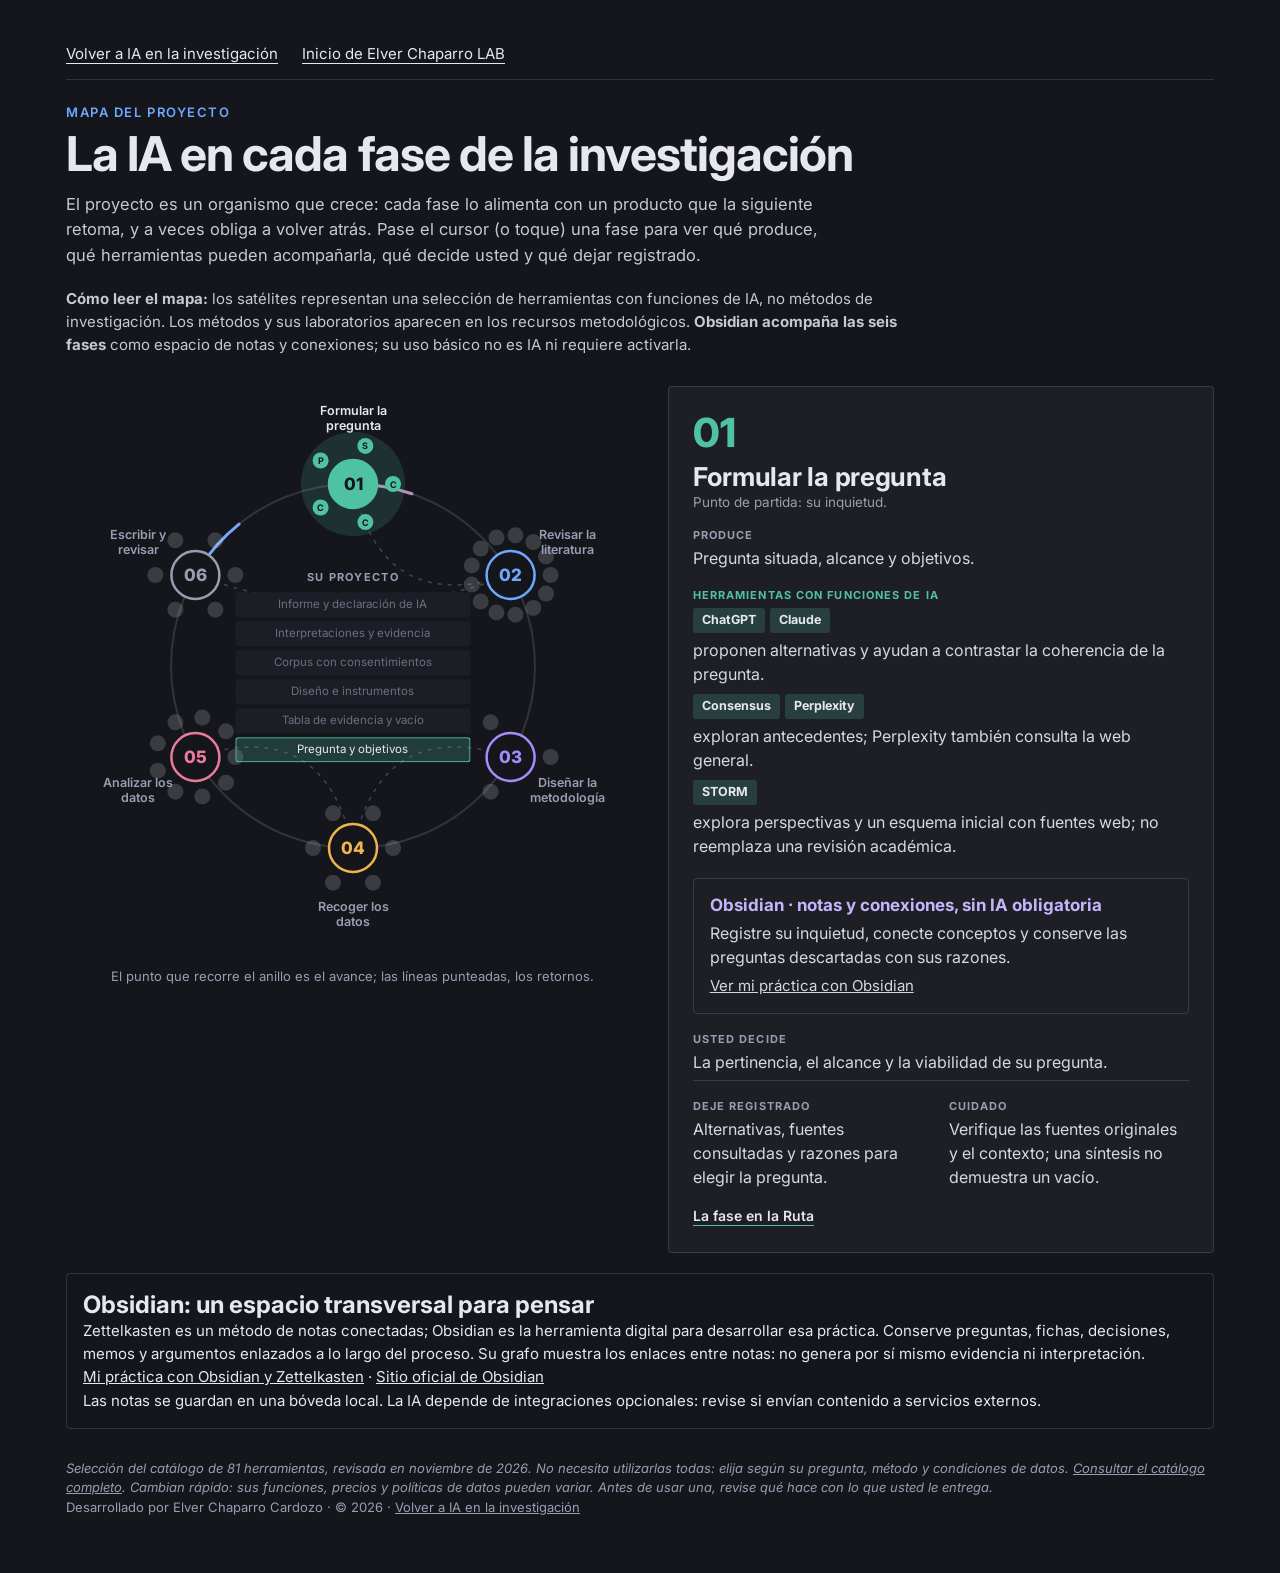
<file: quartz/static/ia-fases.html>
<!doctype html>
<html lang="es">
<head>
<meta charset="utf-8">
<meta name="viewport" content="width=device-width, initial-scale=1, viewport-fit=cover">
<meta name="description" content="Mapa interactivo de las seis fases de una investigación y de cómo la IA acompaña cada una: qué produce cada fase, qué hace cada herramienta, qué decide el investigador y qué dejar registrado.">
<title>La IA en cada fase</title>
<link rel="preconnect" href="https://fonts.googleapis.com">
<link rel="preconnect" href="https://fonts.gstatic.com" crossorigin>
<link rel="stylesheet" href="https://fonts.googleapis.com/css2?family=Inter:wght@400;500;600;700;800&display=swap">
<style>
/* Mapa vivo del proyecto: anillo de seis fases, satélites de IA, retornos y panel de detalle. Mismo lenguaje que el sitio: franja oscura, Inter, colores de las líneas. */
:root {
  --bg: #15161c; --fg: #e7e8ef; --muted: #9a9db2; --line: rgba(231,232,239,.14);
  --card: rgba(255,255,255,.04); --accent: #6fa8ff;
}
* { box-sizing: border-box; margin: 0; padding: 0; }
html, body { background: var(--bg); color: var(--fg); font-family: Inter, system-ui, -apple-system, sans-serif; }
a { color: inherit; }
.wrap { max-width: 1180px; margin: 0 auto; padding: 44px 16px 56px; }
.topnav {display:flex;flex-wrap:wrap;gap:12px 24px;margin-bottom:24px;padding-bottom:16px;border-bottom:1px solid var(--line);font-size:15px;}
.topnav a {text-underline-offset:4px;}
.support {margin-top:20px;padding:16px;border:1px solid var(--line);border-radius:4px;}
.support h3 {font-size:17px;color:#c4b5fd;margin-bottom:6px;}
.support p,.support a {font-size:15px;line-height:1.55;}
.legend {margin-top:18px;max-width:850px;color:#c6c8d4;line-height:1.55;font-size:15px;}
.ias li {min-width:0;}
.ias li>span:first-child {display:flex;flex-wrap:wrap;gap:5px;}
@media(max-width:520px){.ias li{grid-template-columns:1fr}.chip{white-space:normal}}
.eyebrow { font-size: 13px; letter-spacing: .12em; text-transform: uppercase; color: var(--accent); font-weight: 600; }
h1 { font-size: clamp(30px, 4.4vw, 48px); font-weight: 700; letter-spacing: -.02em; margin: 8px 0 12px; line-height: 1.08; }
.lead { color: #c6c8d4; max-width: 760px; line-height: 1.55; font-size: 16.5px; }
.stage { display: grid; grid-template-columns: minmax(0, 1.05fr) minmax(0, 1fr); gap: 28px; margin-top: 30px; align-items: start; }
@media (max-width: 860px) { .stage { grid-template-columns: 1fr; } }

/* Anillo */
.map { position: relative; width: 100%; aspect-ratio: 1; max-width: 560px; margin: 0 auto; }
.map svg { width: 100%; height: 100%; display: block; overflow: visible; }
.map { padding: 0; }
.ring { fill: none; stroke: var(--line); stroke-width: 2; }
.flow { fill: none; stroke: url(#flujo); stroke-width: 3; stroke-linecap: round; stroke-dasharray: 60 900; animation: correr 9s linear infinite; }
@keyframes correr { to { stroke-dashoffset: -960; } }
.retorno { fill: none; stroke: rgba(231,232,239,.22); stroke-width: 1.5; stroke-dasharray: 4 6; transition: stroke .3s, stroke-width .3s; }
.retorno.on { stroke: var(--c); stroke-width: 2.2; animation: volver 1.6s linear infinite; }
@keyframes volver { to { stroke-dashoffset: 20; } }
.fase { cursor: pointer; outline: none; }
.fase .halo { fill: var(--c); opacity: 0; transition: opacity .35s, r .35s; }
.fase .nodo { fill: var(--bg); stroke: var(--c); stroke-width: 2.5; transition: fill .3s; }
.fase .num { fill: var(--c); font-weight: 800; font-size: 17px; text-anchor: middle; dominant-baseline: central; transition: fill .3s; pointer-events: none; }
.fase .nom { fill: var(--muted); font-size: 12.5px; font-weight: 600; text-anchor: middle; pointer-events: none; transition: fill .3s; }
.fase.on .halo { opacity: .16; }
.fase.on .nodo { fill: var(--c); }
.fase.on .num { fill: var(--bg); }
.fase.on .nom { fill: var(--fg); }
.fase:focus-visible .nodo { stroke-width: 4; }
.orbita { transform-box: view-box; }
.sat { fill: rgba(231,232,239,.18); transition: fill .3s; }
.fase.on .sat { fill: var(--c); }
.satlbl { font-size: 9px; font-weight: 700; fill: var(--bg); text-anchor: middle; dominant-baseline: central; pointer-events: none; opacity: 0; transition: opacity .3s; }
.fase.on .satlbl { opacity: 1; }

/* Centro: el proyecto que se alimenta */
.centro { position: absolute; left: 50%; top: 50%; width: 42%; transform: translate(-50%, -50%); text-align: center; pointer-events: none; }
.centro .t { font-size: 11px; letter-spacing: .12em; text-transform: uppercase; color: var(--muted); font-weight: 700; }
.capas { margin-top: 8px; display: flex; flex-direction: column-reverse; gap: 4px; }
.capa { font-size: 11.5px; line-height: 1.3; padding: 5px 8px; border-radius: 3px; background: #1d1e25; color: #6b6e80; transition: all .4s; }
.capa.llena { background: color-mix(in srgb, var(--c) 22%, transparent); color: var(--fg); }
.capa.actual { box-shadow: inset 0 0 0 1px var(--c); }

/* Panel */
.panel { background: var(--card); border: 1px solid var(--line); border-radius: 4px; padding: 26px 24px; min-height: 520px; }
.panel .n { font-size: 40px; font-weight: 800; line-height: 1; color: var(--c); }
.panel h2 { font-size: 26px; margin: 8px 0 2px; letter-spacing: -.01em; }
.panel .retoma { font-size: 13.5px; color: var(--muted); }
.lbl { font-size: 11px; letter-spacing: .1em; text-transform: uppercase; font-weight: 700; color: var(--muted); margin-top: 18px; }
.lbl.c { color: var(--c); }
.panel p, .panel li { font-size: 16px; line-height: 1.5; color: #d6d8e2; }
.panel p { margin-top: 4px; }
.ias { list-style: none; margin-top: 6px; display: grid; gap: 8px; }
.ias li { display: grid; grid-template-columns: auto 1fr; gap: 10px; align-items: start; }
.chip { font-size: 12.5px; font-weight: 700; padding: 3px 9px; border-radius: 3px; background: color-mix(in srgb, var(--c) 20%, transparent); color: var(--fg); text-decoration: none; white-space: nowrap; }
.chip:hover { background: var(--c); color: var(--bg); }
.dos { display: grid; grid-template-columns: 1fr 1fr; gap: 16px; margin-top: 6px; border-top: 1px solid var(--line); }
@media (max-width: 520px) { .dos { grid-template-columns: 1fr; } }
.links { margin-top: 18px; display: flex; flex-wrap: wrap; gap: 10px; }
.links a { font-size: 14px; font-weight: 600; text-decoration: none; border-bottom: 1.5px solid var(--c); padding-bottom: 1px; }
.vuelve { margin-top: 18px; font-size: 13.5px; color: #c6c8d4; border-left: 2px dashed var(--c); padding-left: 12px; }
.pista { text-align: center; font-size: 13px; color: var(--muted); margin-top: 22px; }
.pie { margin-top: 30px; font-size: 13px; color: var(--muted); line-height: 1.5; }
.fade { animation: aparecer .35s ease; }
@keyframes aparecer { from { opacity: 0; transform: translateY(6px); } to { opacity: 1; transform: none; } }
@media (prefers-reduced-motion: reduce) { .flow, .retorno.on, .fade { animation: none; } .orbita { animation: none !important; } }
.ias li {grid-template-columns:1fr;gap:5px;}
.ias li>span:first-child {display:flex;flex-wrap:wrap;gap:5px;min-width:0;}
.chip {white-space:normal;}
</style>
</head>
<body>
<div class="wrap">
  <nav class="topnav" aria-label="Volver al laboratorio"><a href="https://elverchaparrolab.wordpress.com/ia-en-la-investigacion/" target="_top">Volver a IA en la investigación</a><a href="https://elverchaparrolab.wordpress.com/" target="_top">Inicio de Elver Chaparro LAB</a></nav>
  <div class="eyebrow">Mapa del proyecto</div>
  <h1>La IA en cada fase de la investigación</h1>
  <p class="lead">El proyecto es un organismo que crece: cada fase lo alimenta con un producto que la siguiente retoma, y a veces obliga a volver atrás. Pase el cursor (o toque) una fase para ver qué produce, qué herramientas pueden acompañarla, qué decide usted y qué dejar registrado.</p>

  <p class="legend"><strong>Cómo leer el mapa:</strong> los satélites representan una selección de herramientas con funciones de IA, no métodos de investigación. Los métodos y sus laboratorios aparecen en los recursos metodológicos. <strong>Obsidian acompaña las seis fases</strong> como espacio de notas y conexiones; su uso básico no es IA ni requiere activarla.</p>
  <div class="stage">
    <div>
      <div class="map" id="mapa">
        <svg viewBox="0 0 560 560" role="group" aria-label="Seis fases de la investigación">
          <defs>
            <linearGradient id="flujo" x1="0" y1="0" x2="1" y2="1">
              <stop offset="0" stop-color="#4fc3a1"/><stop offset=".5" stop-color="#6fa8ff"/><stop offset="1" stop-color="#ec7a9a"/>
            </linearGradient>
          </defs>
          <circle class="ring" cx="280" cy="280" r="182"/>
          <circle class="flow" cx="280" cy="280" r="182" transform="rotate(-90 280 280)"/>
          <g id="retornos"></g>
          <g id="fases"></g>
        </svg>
        <div class="centro" aria-live="polite">
          <div class="t">Su proyecto</div>
          <div class="capas" id="capas"></div>
        </div>
      </div>
      <p class="pista">El punto que recorre el anillo es el avance; las líneas punteadas, los retornos.</p>
    </div>
    <article class="panel" id="panel"></article>
  </div>

  <section class="support" aria-labelledby="obsidian-transversal"><h2 id="obsidian-transversal">Obsidian: un espacio transversal para pensar</h2><p>Zettelkasten es un método de notas conectadas; Obsidian es la herramienta digital para desarrollar esa práctica. Conserve preguntas, fichas, decisiones, memos y argumentos enlazados a lo largo del proceso. Su grafo muestra los enlaces entre notas: no genera por sí mismo evidencia ni interpretación.</p><p><a href="https://elverchaparrolab.wordpress.com/contenido/#obsidian" target="_top">Mi práctica con Obsidian y Zettelkasten</a> · <a href="https://obsidian.md/" target="_blank" rel="noreferrer noopener">Sitio oficial de Obsidian</a></p><p>Las notas se guardan en una bóveda local. La IA depende de integraciones opcionales: revise si envían contenido a servicios externos.</p></section>
  <p class="pie"><em>Selección del catálogo de 81 herramientas, revisada en noviembre de 2026. No necesita utilizarlas todas: elija según su pregunta, método y condiciones de datos. <a href="https://elverchaparrolab.wordpress.com/ia-en-la-investigacion/#herramientas-por-fase" target="_top">Consultar el catálogo completo</a>. Cambian rápido: sus funciones, precios y políticas de datos pueden variar. Antes de usar una, revise qué hace con lo que usted le entrega.</em><br>
  Desarrollado por Elver Chaparro Cardozo · © 2026 · <a href="https://elverchaparrolab.wordpress.com/ia-en-la-investigacion/" target="_top">Volver a IA en la investigación</a></p>
</div>

<script>
const R = "https://investigium.github.io/ruta-investigacion-ia/?v=3";
const S = "https://elverchaparrolab.wordpress.com";
const U = {"ChatGPT": "https://chatgpt.com/", "Claude": "https://claude.ai/", "Consensus": "https://consensus.app/", "Perplexity": "https://www.perplexity.ai/", "STORM": "https://storm.genie.stanford.edu/", "Elicit": "https://elicit.com/", "Semantic Scholar": "https://www.semanticscholar.org/", "Undermind": "https://www.undermind.ai/", "SciSpace": "https://scispace.com/", "Ai2 Asta": "https://asta.allen.ai/", "ResearchRabbit": "https://www.researchrabbit.ai/", "Connected Papers": "https://www.connectedpapers.com/", "Litmaps": "https://www.litmaps.com/", "Rayyan": "https://www.rayyan.ai/", "ASReview": "https://asreview.nl/", "Scite": "https://scite.ai/", "Scholarcy": "https://www.scholarcy.com/", "Gemini Notebook (antes NotebookLM)": "https://notebook.google/", "Google Pinpoint": "https://journaliststudio.google.com/pinpoint/about/es_es/", "Otter.ai": "https://otter.ai/", "Trint": "https://trint.com/", "Sonix": "https://sonix.ai/", "Happy Scribe": "https://www.happyscribe.com/", "f4 (audiotranskription)": "https://www.audiotranskription.de/en/", "ATLAS.ti": "https://atlasti.com/ai-info", "MAXQDA (AI Assist y Tailwind)": "https://www.maxqda.com/about", "NVivo": "https://lumivero.com/products/nvivo/", "QualCoder": "https://qualcoder.wordpress.com/", "Delve": "https://delvetool.com/", "InfraNodus": "https://infranodus.com/", "Gemini": "https://gemini.google.com/"};

const F = [
  {
    "t": "Formular la pregunta",
    "c": "#4fc3a1",
    "capa": "Pregunta y objetivos",
    "prod": "Pregunta situada, alcance y objetivos.",
    "retoma": "Punto de partida: su inquietud.",
    "ia": [
      [
        [
          "ChatGPT",
          "Claude"
        ],
        "proponen alternativas y ayudan a contrastar la coherencia de la pregunta"
      ],
      [
        [
          "Consensus",
          "Perplexity"
        ],
        "exploran antecedentes; Perplexity también consulta la web general"
      ],
      [
        [
          "STORM"
        ],
        "explora perspectivas y un esquema inicial con fuentes web; no reemplaza una revisión académica"
      ]
    ],
    "decide": "La pertinencia, el alcance y la viabilidad de su pregunta.",
    "ras": "Alternativas, fuentes consultadas y razones para elegir la pregunta.",
    "lim": "Verifique las fuentes originales y el contexto; una síntesis no demuestra un vacío.",
    "links": [
      [
        "La fase en la Ruta",
        "https://investigium.github.io/ruta-investigacion-ia/?v=3#ruta"
      ]
    ],
    "obsidian": "Registre su inquietud, conecte conceptos y conserve las preguntas descartadas con sus razones."
  },
  {
    "t": "Revisar la literatura",
    "c": "#6fa8ff",
    "capa": "Tabla de evidencia y vacío",
    "prod": "Tabla de evidencia, criterios de selección y vacío argumentado.",
    "retoma": "Retoma la pregunta.",
    "ia": [
      [
        [
          "Elicit",
          "Consensus",
          "Semantic Scholar",
          "Undermind"
        ],
        "apoyan el descubrimiento de estudios; Elicit también ayuda a extraer datos en tablas"
      ],
      [
        [
          "SciSpace",
          "Ai2 Asta"
        ],
        "apoyan la búsqueda y la lectura con referencias que debe comprobar"
      ],
      [
        [
          "ResearchRabbit",
          "Connected Papers",
          "Litmaps"
        ],
        "exploran relaciones bibliográficas; Connected Papers muestra similitud, no un árbol directo de citas"
      ],
      [
        [
          "Rayyan",
          "ASReview"
        ],
        "apoyan el cribado y la priorización; usted aplica y documenta los criterios"
      ],
      [
        [
          "Scite",
          "Scholarcy"
        ],
        "ayudan a revisar contextos de citación y a preparar fichas de lectura, respectivamente"
      ]
    ],
    "decide": "Qué estudios entran, la calidad de la evidencia y qué vacío puede sostener.",
    "ras": "Base, búsqueda, fecha, duplicados, exclusiones y tabla de evidencia.",
    "lim": "Ningún servicio garantiza exhaustividad. Scite clasifica contextos de citas: no certifica por sí solo que una afirmación sea verdadera.",
    "links": [
      [
        "Revisión sistemática",
        "https://investigium.github.io/ruta-investigacion-ia/?v=3#rsl"
      ],
      [
        "Catálogo: literatura y gestión",
        "https://elverchaparrolab.wordpress.com/ia-en-la-investigacion/#ia-fase-2"
      ]
    ],
    "obsidian": "Escriba fichas bibliográficas y notas propias, enlace conceptos y distinga citas literales de interpretaciones.",
    "vuelve": "Si los antecedentes muestran una pregunta resuelta o demasiado amplia, vuelva a formularla."
  },
  {
    "t": "Diseñar la metodología",
    "c": "#a78bfa",
    "capa": "Diseño e instrumentos",
    "prod": "Enfoque, método, muestreo, técnicas e instrumentos justificados.",
    "retoma": "Retoma la pregunta y la literatura.",
    "ia": [
      [
        [
          "Claude",
          "ChatGPT"
        ],
        "ayudan a contrastar alternativas de diseño y a revisar la matriz de coherencia"
      ],
      [
        [
          "Gemini Notebook (antes NotebookLM)"
        ],
        "permite consultar las fuentes metodológicas aportadas y revisar sus referencias"
      ]
    ],
    "decide": "El método y su coherencia con la pregunta, apoyándose en autores y fuentes originales.",
    "ras": "Decisiones, alternativas consideradas, autores y versiones de instrumentos.",
    "lim": "El método lo elige y fundamenta usted. Los modelos pueden mezclar enfoques o inventar referencias.",
    "links": [
      [
        "Metodologías y laboratorios",
        "https://elverchaparrolab.wordpress.com/metodologias/"
      ]
    ],
    "obsidian": "Mantenga una nota de decisiones metodológicas enlazada a sus objetivos, autores e instrumentos."
  },
  {
    "t": "Recoger los datos",
    "c": "#f0b44c",
    "capa": "Corpus con consentimientos",
    "prod": "Corpus documentado, transcripciones revisadas y consentimientos.",
    "retoma": "Retoma los instrumentos.",
    "ia": [
      [
        [
          "Google Pinpoint"
        ],
        "ayuda a explorar documentos y a transcribir grabaciones; compruebe la disponibilidad de cada función"
      ],
      [
        [
          "Otter.ai",
          "Trint",
          "Sonix",
          "Happy Scribe"
        ],
        "proponen transcripciones que debe cotejar con el audio y el idioma de sus participantes"
      ],
      [
        [
          "f4 (audiotranskription)"
        ],
        "reúne transcripción y preparación de entrevistas para su análisis"
      ]
    ],
    "decide": "Qué recoger, con qué consentimiento y qué transcripción representa fielmente lo dicho.",
    "ras": "Originales intactos, origen, consentimiento, hablantes y correcciones de transcripción.",
    "lim": "Una plataforma externa puede recibir audio y texto. Revise consentimiento, condiciones de datos y alternativas locales antes de cargar material.",
    "links": [
      [
        "Ética y datos",
        "https://investigium.github.io/ruta-investigacion-ia/?v=3#reglas"
      ],
      [
        "Catálogo: preparación del corpus",
        "https://elverchaparrolab.wordpress.com/ia-en-la-investigacion/#ia-fase-4"
      ]
    ],
    "obsidian": "Lleve el diario de campo y los metadatos autorizados; enlace las notas sin publicar datos identificables.",
    "vuelve": "Si el piloto muestra problemas en un instrumento, vuelva al diseño metodológico."
  },
  {
    "t": "Analizar los datos",
    "c": "#ec7a9a",
    "capa": "Interpretaciones y evidencia",
    "prod": "Interpretaciones y hallazgos con evidencia, según el método elegido.",
    "retoma": "Retoma el corpus revisado.",
    "ia": [
      [
        [
          "ATLAS.ti",
          "MAXQDA (AI Assist y Tailwind)",
          "NVivo"
        ],
        "ofrecen funciones opcionales de IA para consultar, resumir o apoyar la codificación; revise versión, licencia y servicio"
      ],
      [
        [
          "QualCoder",
          "Delve"
        ],
        "permiten análisis cualitativo con apoyos opcionales de IA; revise dónde se procesan los datos"
      ],
      [
        [
          "InfraNodus"
        ],
        "explora redes textuales y conexiones temáticas; un grafo no sustituye la interpretación"
      ],
      [
        [
          "Claude",
          "ChatGPT",
          "Gemini"
        ],
        "proponen lecturas o contrastes de textos e imágenes que requieren comprobación contra el corpus"
      ]
    ],
    "decide": "La interpretación, la pertinencia de cada propuesta y la suficiencia de evidencia según su enfoque.",
    "ras": "Fragmento original, memo, cambios y propuestas de IA aceptadas o descartadas con justificación.",
    "lim": "La codificación o la saturación no son exigencias universales. En ACD, fenomenología y Rizoma respete los criterios propios de cada método. MAXQDA AI Assist y Tailwind son productos distintos.",
    "links": [
      [
        "Método y laboratorio ACD",
        "https://elverchaparrolab.wordpress.com/metodologias/analisis-critico-del-discurso/"
      ],
      [
        "Laboratorios metodológicos",
        "https://elverchaparrolab.wordpress.com/#laboratorios"
      ],
      [
        "Catálogo: análisis",
        "https://elverchaparrolab.wordpress.com/ia-en-la-investigacion/#ia-fase-5"
      ]
    ],
    "obsidian": "Conecte memos, fragmentos autorizados y argumentos; el grafo visualiza enlaces registrados, no demuestra relaciones causales.",
    "vuelve": "Si faltan contrastes o evidencia, revise el corpus y decida si necesita recoger más datos."
  },
  {
    "t": "Escribir y revisar",
    "c": "#9a9db2",
    "capa": "Informe y declaración de IA",
    "prod": "Argumento, informe y declaración del uso de IA.",
    "retoma": "Retoma las interpretaciones y su evidencia.",
    "ia": [
      [
        [
          "Claude",
          "ChatGPT",
          "Gemini"
        ],
        "ayudan a revisar claridad, estructura y coherencia del borrador"
      ],
      [
        [
          "SciSpace",
          "Gemini Notebook (antes NotebookLM)"
        ],
        "ayudan a volver a las fuentes durante la discusión; compruebe cada pasaje citado"
      ],
      [
        [
          "Scite"
        ],
        "permite examinar el contexto de las citas; la adecuación de la cita al argumento debe revisarla usted"
      ]
    ],
    "decide": "El argumento, la autoría y la versión final.",
    "ras": "Herramienta, tarea, fecha, fuentes, cambios y revisión humana.",
    "lim": "No atribuya a una fuente lo que no dice. Revise la política de IA de su universidad o revista.",
    "links": [
      [
        "Rúbrica de coherencia",
        "https://investigium.github.io/ruta-investigacion-ia/?v=3#rubrica"
      ],
      [
        "Plantilla de trazabilidad",
        "https://investigium.github.io/ruta-investigacion-ia/plantilla-trazabilidad.docx"
      ]
    ],
    "obsidian": "Transforme notas conectadas en un esquema de escritura y mantenga cada argumento enlazado a su evidencia.",
    "vuelve": "Antes de cerrar la discusión, actualice la búsqueda bibliográfica."
  }
];
// Retornos: [desde, hacia]
const RET = [[1,0],[3,2],[4,3],[5,1]];

const NS = "http://www.w3.org/2000/svg", C = 280, RAD = 182;
const pos = i => { const a = -Math.PI/2 + i*2*Math.PI/F.length; return [C + RAD*Math.cos(a), C + RAD*Math.sin(a), a]; };
const el = (tag, attrs, parent) => { const e = document.createElementNS(NS, tag); for (const k in attrs) e.setAttribute(k, attrs[k]); parent && parent.appendChild(e); return e; };
const tools = f => [...new Set(f.ia.flatMap(x => x[0]))];

const gR = document.getElementById("retornos");
const retEls = RET.map(([a, b]) => {
  const [x1, y1] = pos(a), [x2, y2] = pos(b);
  const mx = C + (x1 + x2 - 2*C) * .18, my = C + (y1 + y2 - 2*C) * .18;
  const p = el("path", {d:`M${x1} ${y1} Q${mx} ${my} ${x2} ${y2}`, class:"retorno"}, gR);
  p.style.setProperty("--c", F[a].c); p.dataset.from = a; return p;
});

const gF = document.getElementById("fases");
const nodos = F.map((f, i) => {
  const [x, y, ang] = pos(i);
  const g = el("g", {class:"fase", tabindex:"0", role:"button", "aria-label":`Fase ${i+1}: ${f.t}`}, gF);
  g.style.setProperty("--c", f.c);
  el("circle", {class:"halo", cx:x, cy:y, r:52}, g);
  // Satélites de IA en órbita
  const orb = el("g", {class:"orbita"}, g);
  const ts = tools(f);
  ts.forEach((t, k) => {
    const a = k * 2*Math.PI/ts.length, sx = x + 40*Math.cos(a), sy = y + 40*Math.sin(a);
    el("circle", {class:"sat", cx:sx, cy:sy, r:8}, orb);
    const tx = el("text", {class:"satlbl", x:sx, y:sy}, orb); tx.textContent = t[0];
  });
  orb.animate([{transform:`rotate(0deg)`},{transform:`rotate(360deg)`}], {duration: 26000 + i*3000, iterations: Infinity, direction: i % 2 ? "reverse" : "normal"});
  orb.style.transformOrigin = `${x}px ${y}px`;
  el("circle", {class:"nodo", cx:x, cy:y, r:24}, g);
  const n = el("text", {class:"num", x:x, y:y}, g); n.textContent = String(i+1).padStart(2, "0");
  const lx = C + (RAD + 66)*Math.cos(ang), ly = C + (RAD + 66)*Math.sin(ang) + 4;
  const words = f.t.split(" "), half = Math.ceil(words.length/2);
  [words.slice(0, half).join(" "), words.slice(half).join(" ")].forEach((w, k) => {
    const tt = el("text", {class:"nom", x:lx, y:ly + (k - .5)*15}, g); tt.textContent = w;
  });
  return g;
});

const capas = document.getElementById("capas");
const capaEls = F.map(f => { const d = document.createElement("div"); d.className = "capa"; d.textContent = f.capa; d.style.setProperty("--c", f.c); capas.appendChild(d); return d; });

const panel = document.getElementById("panel");
const link = (t, u) => `<a href="${u}" target="_blank" rel="noreferrer noopener">${t}</a>`;
function mostrar(i) {
  const f = F[i];
  nodos.forEach((g, k) => g.classList.toggle("on", k === i));
  capaEls.forEach((c, k) => { c.classList.toggle("llena", k <= i); c.classList.toggle("actual", k === i); });
  retEls.forEach(p => p.classList.toggle("on", +p.dataset.from === i));
  panel.style.setProperty("--c", f.c);
  panel.innerHTML = `<div class="fade">
    <div class="n">${String(i+1).padStart(2,"0")}</div><h2>${f.t}</h2><div class="retoma">${f.retoma}</div>
    <div class="lbl">Produce</div><p>${f.prod}</p>
    <div class="lbl c">Herramientas con funciones de IA</div>
    <ul class="ias">${f.ia.map(([ns, t]) => `<li><span>${ns.map(n => `<a class="chip" href="${U[n]}" target="_blank" rel="noreferrer noopener">${n}</a>`).join(" ")}</span><span>${t}.</span></li>`).join("")}</ul>
    <section class="support"><h3>Obsidian · notas y conexiones, sin IA obligatoria</h3><p>${f.obsidian}</p><p><a href="${S}/contenido/#obsidian" target="_top">Ver mi práctica con Obsidian</a></p></section>
    <div class="lbl">Usted decide</div><p>${f.decide}</p>
    <div class="dos"><div><div class="lbl">Deje registrado</div><p>${f.ras}</p></div><div><div class="lbl">Cuidado</div><p>${f.lim}</p></div></div>
    ${f.vuelve ? `<div class="vuelve">↺ ${f.vuelve}</div>` : ""}
    <div class="links">${f.links.map(([t, u]) => link(t, u)).join("")}</div></div>`;
}

// Recorrido automático hasta que el visitante interactúe
let actual = 0, auto = setInterval(() => { actual = (actual + 1) % F.length; mostrar(actual); }, 4500);
const parar = () => { clearInterval(auto); auto = null; };
panel.addEventListener("pointerenter", parar);
panel.addEventListener("focusin", parar);
nodos.forEach((g, i) => {
  const ir = () => { parar(); actual = i; mostrar(i); };
  g.addEventListener("mouseenter", ir); g.addEventListener("click", ir); g.addEventListener("focus", ir);
  g.addEventListener("keydown", e => { if (e.key === "ArrowRight" || e.key === "ArrowDown") { e.preventDefault(); nodos[(i+1) % F.length].focus(); } if (e.key === "ArrowLeft" || e.key === "ArrowUp") { e.preventDefault(); nodos[(i+F.length-1) % F.length].focus(); } });
});
if (matchMedia("(prefers-reduced-motion: reduce)").matches) parar();
mostrar(0);
</script>
</body>
</html>
</file>
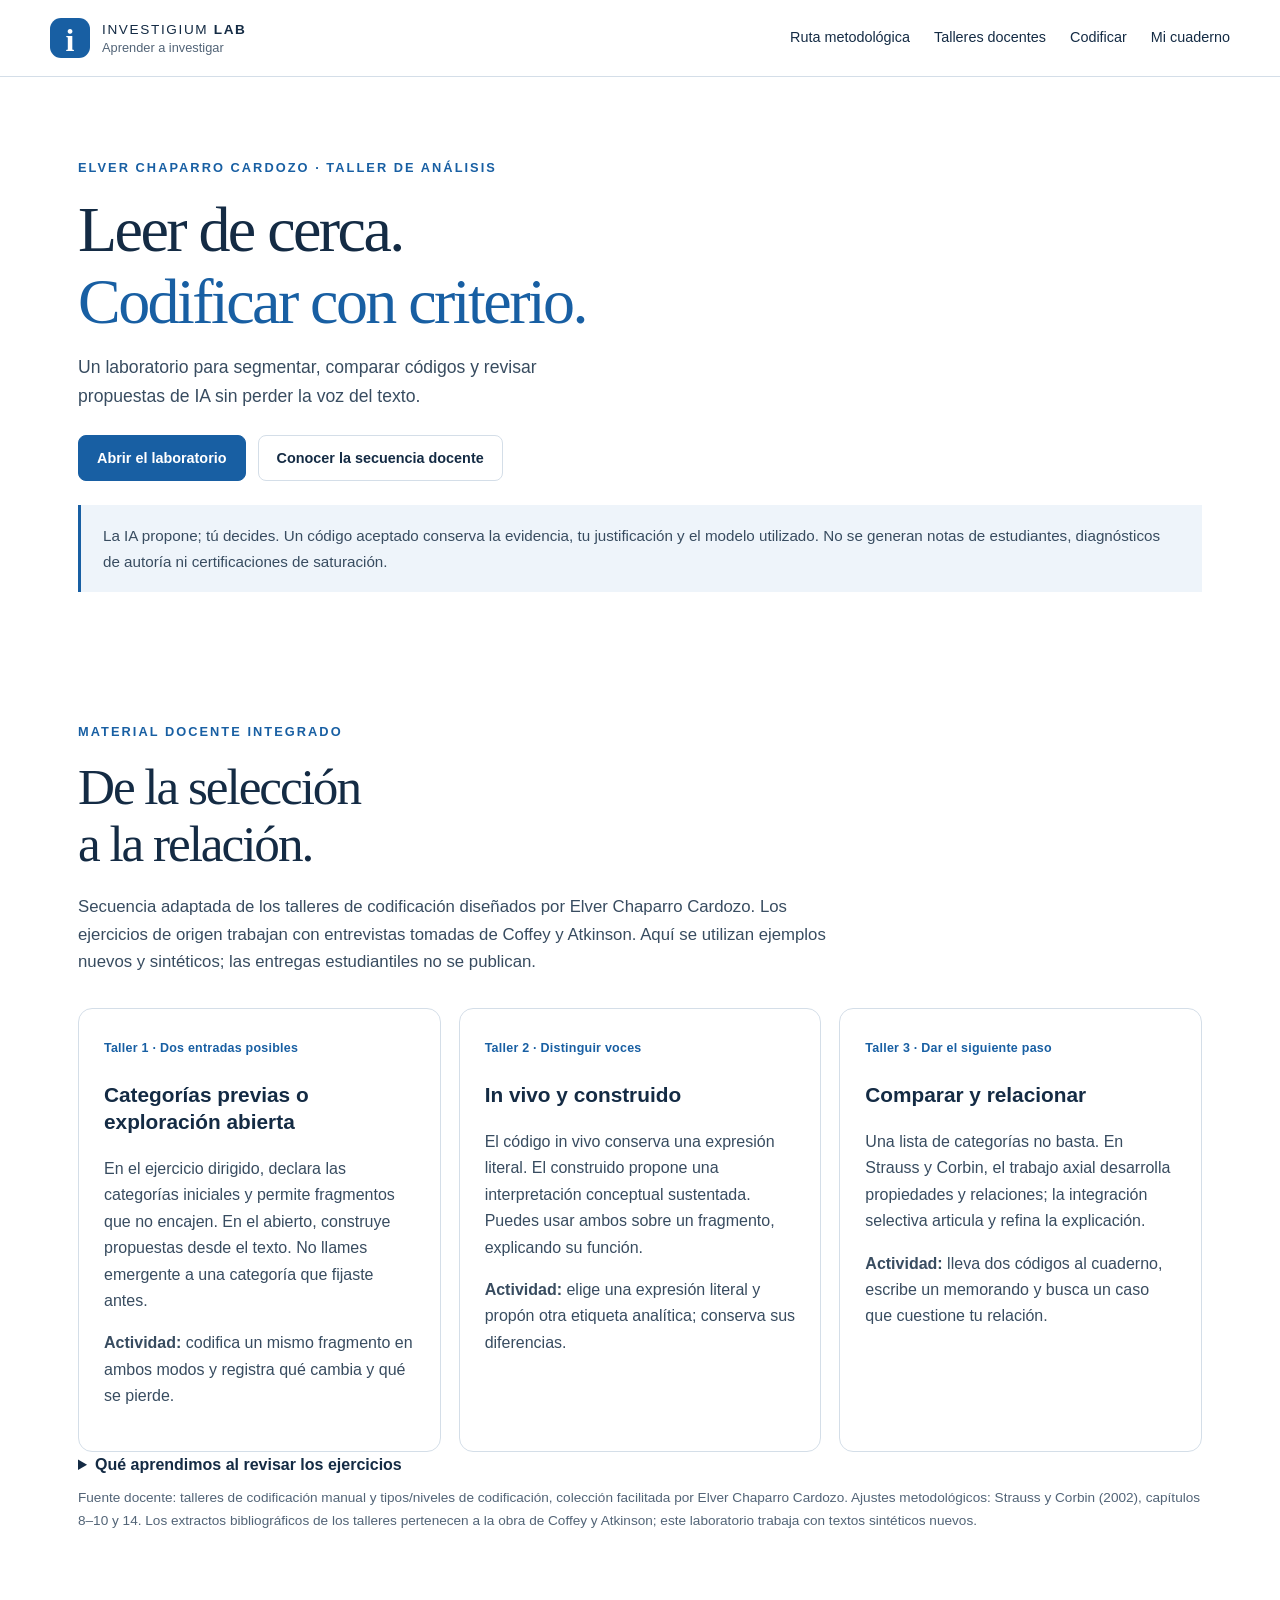
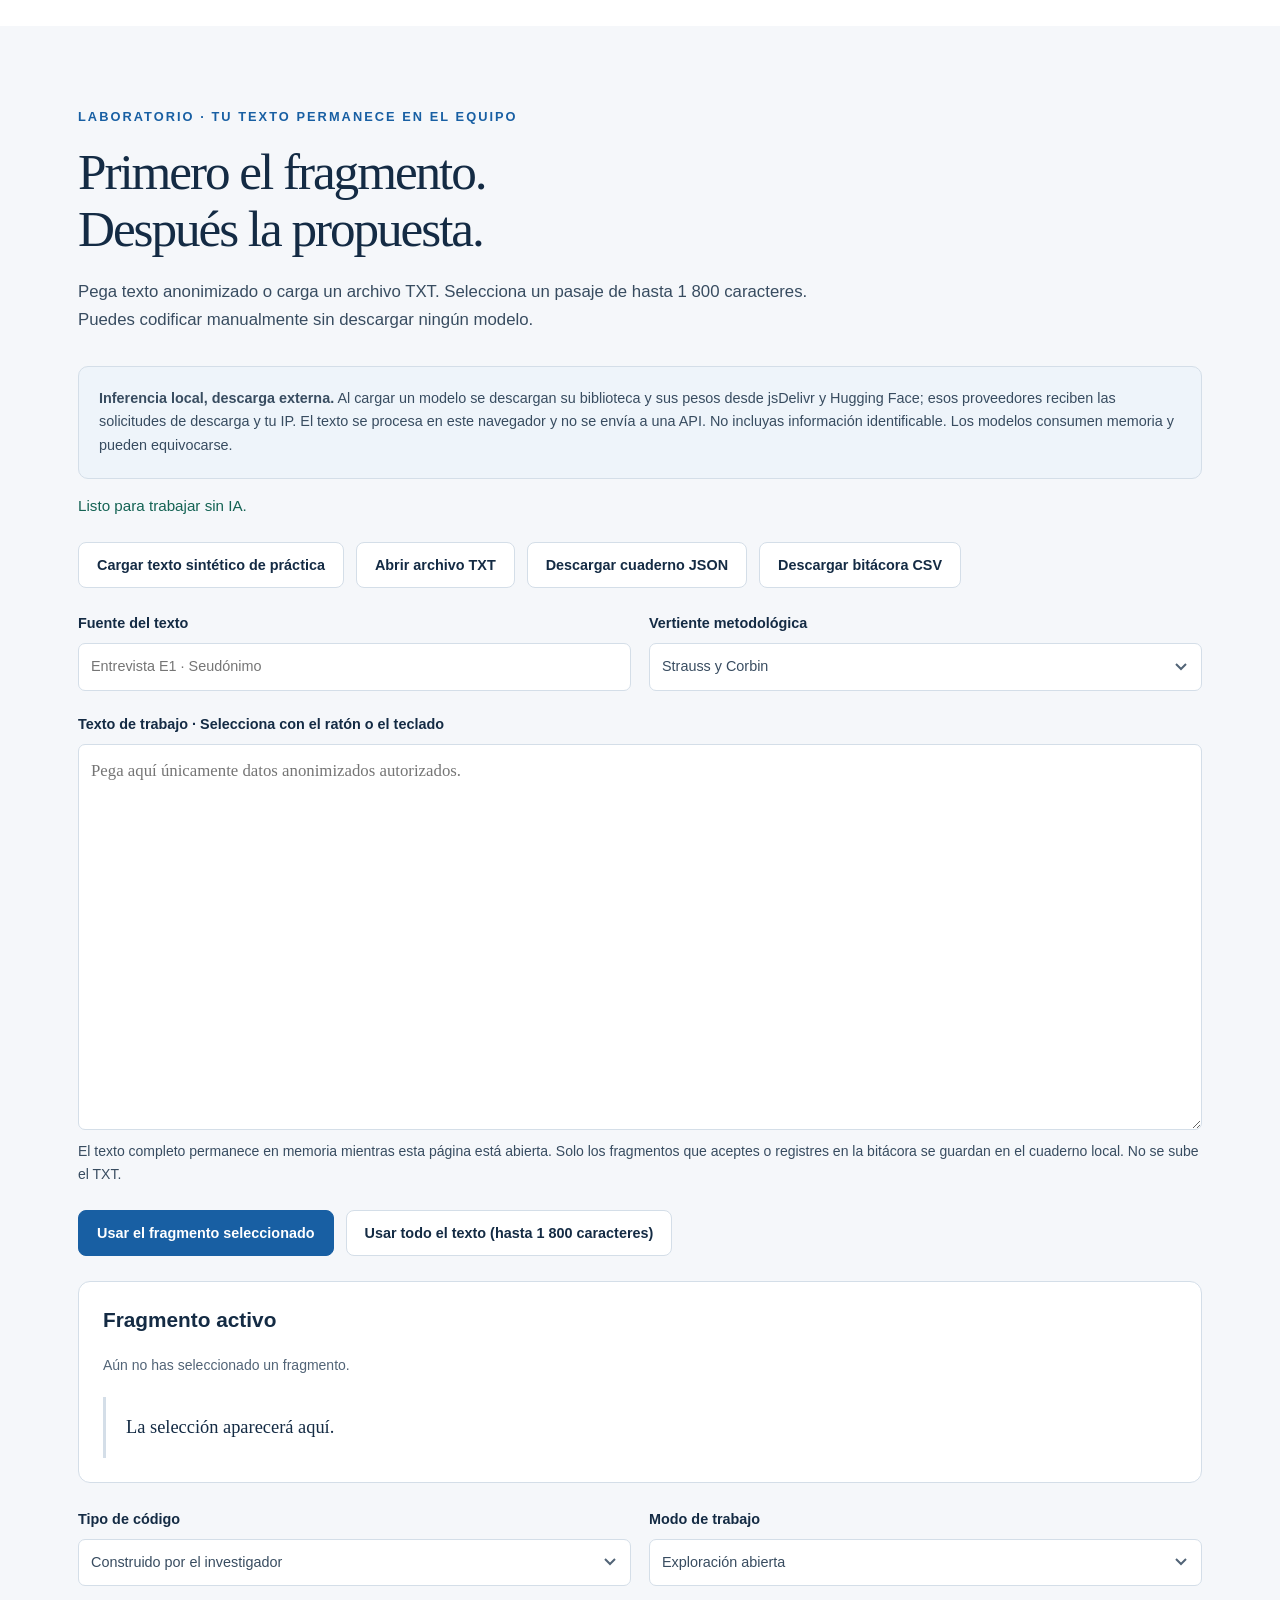
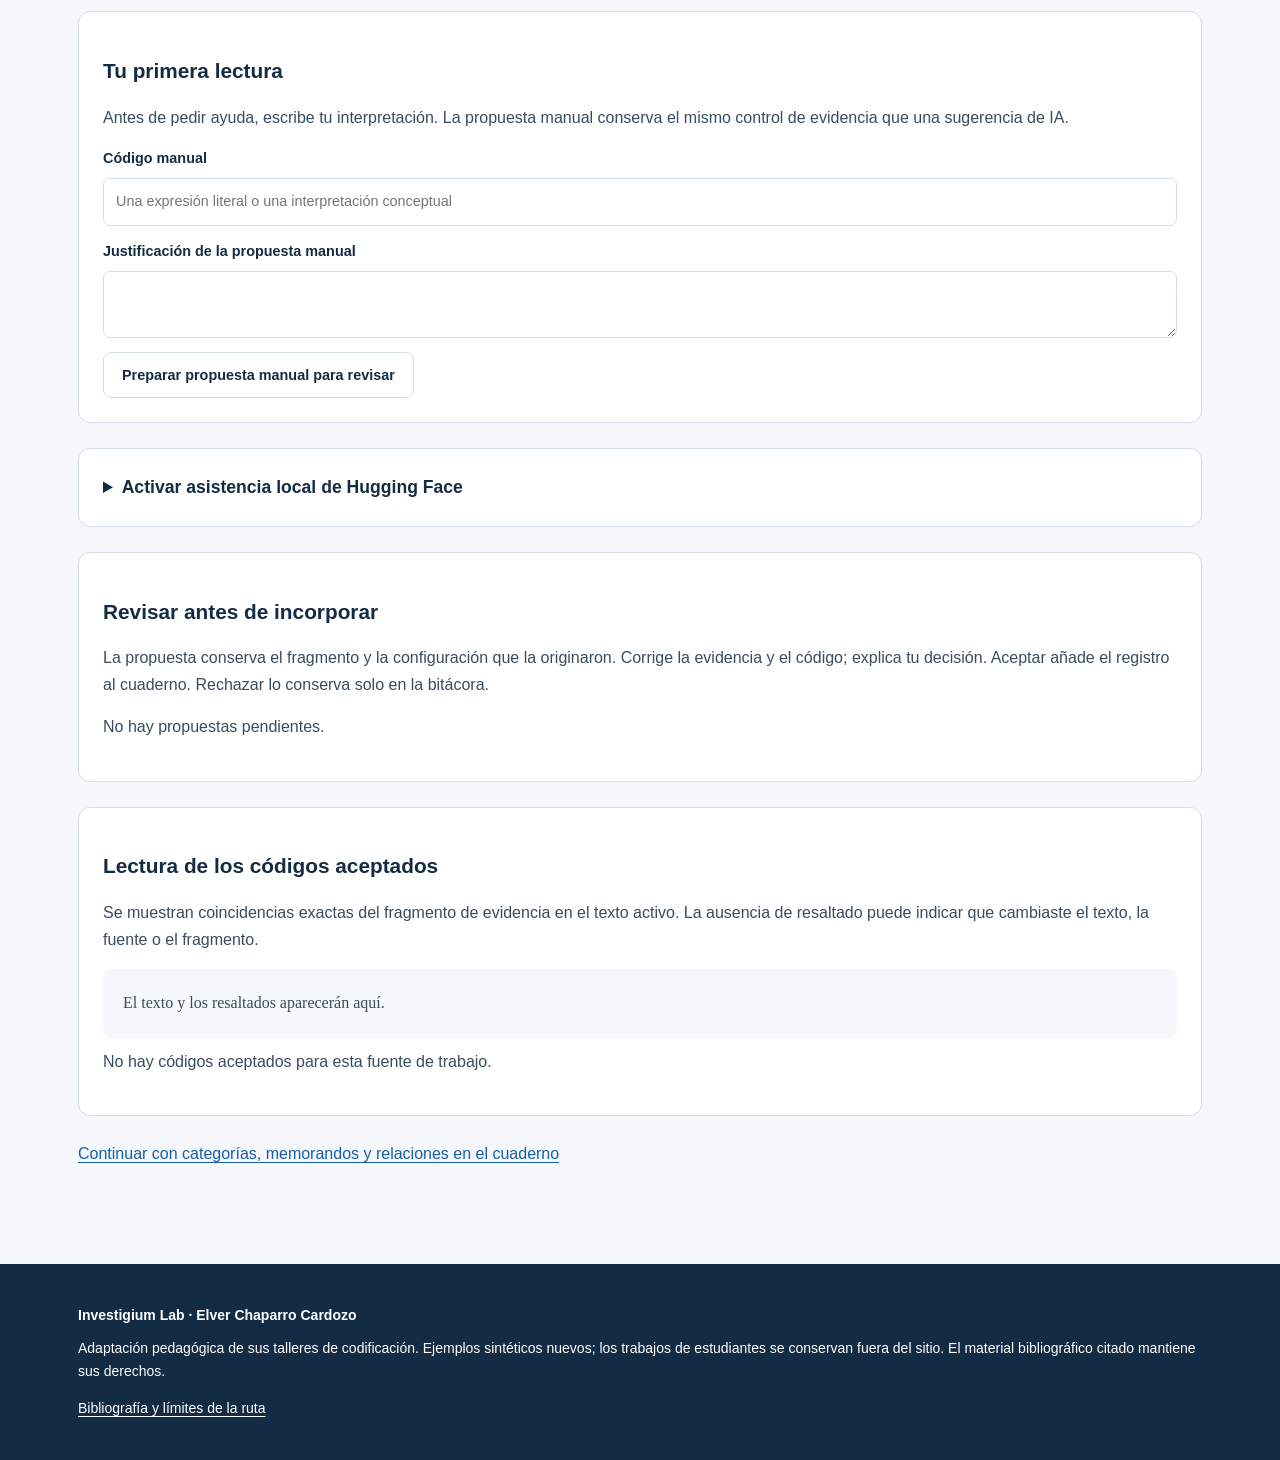
<file: quartz/static/ruta-teoria-fundamentada/codificacion.html>
<!doctype html><html lang="es"><head><meta charset="utf-8"><meta name="viewport" content="width=device-width,initial-scale=1"><title>Laboratorio de codificación · Investigium Lab</title><meta name="description" content="Taller de codificación manual y asistida con modelos locales de Hugging Face. Propuestas revisables y evidencias verificables."><meta name="referrer" content="no-referrer"><meta http-equiv="Content-Security-Policy" content="default-src 'self'; script-src 'self' 'wasm-unsafe-eval' https://cdn.jsdelivr.net; worker-src 'self' blob:; style-src 'self'; img-src 'self' data:; connect-src 'self' https://cdn.jsdelivr.net https://huggingface.co https://*.huggingface.co https://*.hf.co https://*.xethub.hf.co; object-src 'none'; base-uri 'none'; form-action 'none'"><link rel="stylesheet" href="styles.css"><link rel="stylesheet" href="coding.css"><script src="core.js" defer></script><script src="ai-core.js" defer></script><script src="coding.js" defer></script></head><body>
<a class="skip" href="#laboratorio">Saltar al laboratorio</a><header><a class="brand" href="index.html"><span class="brand-icon" aria-hidden="true">i</span><span>INVESTIGIUM <b>LAB</b><small>Aprender a investigar</small></span></a><nav aria-label="Navegación principal"><a href="index.html#ruta">Ruta metodológica</a><a href="#talleres">Talleres docentes</a><a href="#laboratorio">Codificar</a><a href="index.html#cuaderno">Mi cuaderno</a></nav></header>
<main><section class="wrap section coding-intro"><p class="eyebrow">Elver Chaparro Cardozo · Taller de análisis</p><h1>Leer de cerca.<br><em>Codificar con criterio.</em></h1><p class="intro">Un laboratorio para segmentar, comparar códigos y revisar propuestas de IA sin perder la voz del texto.</p><div class="actions"><a class="button primary" href="#laboratorio">Abrir el laboratorio</a><a class="button" href="#talleres">Conocer la secuencia docente</a></div><div class="note">La IA propone; tú decides. Un código aceptado conserva la evidencia, tu justificación y el modelo utilizado. No se generan notas de estudiantes, diagnósticos de autoría ni certificaciones de saturación.</div></section>
<section class="wrap section" id="talleres"><div class="section-heading"><p class="eyebrow">Material docente integrado</p><h2>De la selección<br>a la relación.</h2><p>Secuencia adaptada de los talleres de codificación diseñados por Elver Chaparro Cardozo. Los ejercicios de origen trabajan con entrevistas tomadas de Coffey y Atkinson. Aquí se utilizan ejemplos nuevos y sintéticos; las entregas estudiantiles no se publican.</p></div><div class="traditions"><article><span class="tag">Taller 1 · Dos entradas posibles</span><h3>Categorías previas o exploración abierta</h3><p>En el ejercicio dirigido, declara las categorías iniciales y permite fragmentos que no encajen. En el abierto, construye propuestas desde el texto. No llames emergente a una categoría que fijaste antes.</p><p><strong>Actividad:</strong> codifica un mismo fragmento en ambos modos y registra qué cambia y qué se pierde.</p></article><article><span class="tag">Taller 2 · Distinguir voces</span><h3>In vivo y construido</h3><p>El código in vivo conserva una expresión literal. El construido propone una interpretación conceptual sustentada. Puedes usar ambos sobre un fragmento, explicando su función.</p><p><strong>Actividad:</strong> elige una expresión literal y propón otra etiqueta analítica; conserva sus diferencias.</p></article><article><span class="tag">Taller 3 · Dar el siguiente paso</span><h3>Comparar y relacionar</h3><p>Una lista de categorías no basta. En Strauss y Corbin, el trabajo axial desarrolla propiedades y relaciones; la integración selectiva articula y refina la explicación.</p><p><strong>Actividad:</strong> lleva dos códigos al cuaderno, escribe un memorando y busca un caso que cuestione tu relación.</p></article></div><details><summary>Qué aprendimos al revisar los ejercicios</summary><p>La revisión pedagógica permite convertir dificultades observables en ayudas para cualquier investigador: mantener localizadores, distinguir citas de etiquetas, explicar agrupaciones y no confundir recurrencia con importancia teórica.</p><ul><li>El software comprueba que la evidencia exista literalmente en el fragmento analizado.</li><li>La revisión separa explicación del modelo y decisión del investigador.</li><li>Las coincidencias literales se muestran solo como apoyo descriptivo.</li><li>Los registros aceptados pasan al mismo cuaderno de la ruta.</li></ul><p>Esta síntesis no califica grupos ni atribuye autoría a una herramienta. La extracción de texto no permite evaluar por sí sola colores, diagramas o disposición de tablas.</p></details><p class="citation">Fuente docente: talleres de codificación manual y tipos/niveles de codificación, colección facilitada por Elver Chaparro Cardozo. Ajustes metodológicos: Strauss y Corbin (2002), capítulos 8–10 y 14. Los extractos bibliográficos de los talleres pertenecen a la obra de Coffey y Atkinson; este laboratorio trabaja con textos sintéticos nuevos.</p></section>
<section class="workshop section" id="laboratorio"><div class="wrap"><div class="section-heading"><p class="eyebrow">Laboratorio · Tu texto permanece en el equipo</p><h2>Primero el fragmento.<br>Después la propuesta.</h2><p>Pega texto anonimizado o carga un archivo TXT. Selecciona un pasaje de hasta 1 800 caracteres. Puedes codificar manualmente sin descargar ningún modelo.</p></div><p class="privacy"><strong>Inferencia local, descarga externa.</strong> Al cargar un modelo se descargan su biblioteca y sus pesos desde jsDelivr y Hugging Face; esos proveedores reciben las solicitudes de descarga y tu IP. El texto se procesa en este navegador y no se envía a una API. No incluyas información identificable. Los modelos consumen memoria y pueden equivocarse.</p><p id="codingStatus" role="status" aria-live="polite">Listo para trabajar sin IA.</p><div class="actions"><button id="practiceText" class="button" type="button">Cargar texto sintético de práctica</button><label class="button file-button">Abrir archivo TXT<input type="file" id="textFile" accept=".txt,text/plain"></label><button class="button" id="saveNotebook" type="button">Descargar cuaderno JSON</button><button class="button" id="saveAudit" type="button">Descargar bitácora CSV</button></div><div class="form-grid"><label>Fuente del texto<input id="sourceName" maxlength="250" placeholder="Entrevista E1 · Seudónimo"></label><label>Vertiente metodológica<select id="codingTradition"><option value="strauss">Strauss y Corbin</option><option value="clasica">Clásica · Glaser</option><option value="constructivista">Constructivista · Charmaz</option></select></label></div><label class="corpus-label">Texto de trabajo · Selecciona con el ratón o el teclado<textarea id="corpus" rows="12" maxlength="100000" placeholder="Pega aquí únicamente datos anonimizados autorizados."></textarea></label><p class="small">El texto completo permanece en memoria mientras esta página está abierta. Solo los fragmentos que aceptes o registres en la bitácora se guardan en el cuaderno local. No se sube el TXT.</p><div class="actions"><button id="useSelection" class="button primary" type="button">Usar el fragmento seleccionado</button><button id="useAll" class="button" type="button">Usar todo el texto (hasta 1 800 caracteres)</button></div><div class="selection-box"><h3>Fragmento activo</h3><p id="selectionLocation">Aún no has seleccionado un fragmento.</p><blockquote id="selectionText">La selección aparecerá aquí.</blockquote></div><div class="form-grid"><label>Tipo de código<select id="codeKind"><option value="sustantivo">Construido por el investigador</option><option value="invivo">In vivo · Expresión literal</option></select></label><label>Modo de trabajo<select id="codingMode"><option value="abierta">Exploración abierta</option><option value="dirigida">Ejercicio dirigido con categorías previas</option></select></label></div><label id="priorBox" hidden>Categorías previas y significado · Una por línea<textarea id="priorCategories" rows="3" maxlength="2000" placeholder="Explica cada categoría; no uses solo nombres."></textarea></label><div class="manual-box"><h3>Tu primera lectura</h3><p>Antes de pedir ayuda, escribe tu interpretación. La propuesta manual conserva el mismo control de evidencia que una sugerencia de IA.</p><label>Código manual<input id="manualCode" maxlength="500" placeholder="Una expresión literal o una interpretación conceptual"></label><label>Justificación de la propuesta manual<textarea id="manualReason" rows="2" maxlength="2500"></textarea></label><button class="button" id="manualProposal" type="button">Preparar propuesta manual para revisar</button></div>
<details class="model-panel" id="modelPanel"><summary>Activar asistencia local de Hugging Face</summary><p>Modelos descargables sin cobro por llamada ni token de API. El tiempo, la memoria y la conexión dependen de tu equipo; no se promete disponibilidad ni calidad experta.</p><div class="form-grid"><label>Modelo<select id="modelSelect"><option value="qwen05">Qwen2.5 0.5B · Menor descarga</option><option value="qwen15">Qwen2.5 1.5B · Mayor memoria</option></select></label><label>Procesamiento<select id="deviceSelect"><option value="auto">Automático · WebGPU si está disponible</option><option value="wasm">CPU · Más lento y mayor descarga</option></select></label></div><p id="modelInfo" class="small"></p><div class="actions"><button class="button primary" id="loadModel" type="button">Descargar y cargar modelo</button><button class="button" id="stopAI" type="button" disabled>Detener y liberar modelo</button><button class="button primary" id="runAI" type="button" disabled>Proponer códigos con IA</button></div><p id="modelStatus" role="status" aria-live="polite">Modelo no cargado. La codificación manual está disponible.</p><progress id="modelProgress" max="100" value="0" aria-label="Progreso de descarga del archivo actual" hidden></progress><p class="small">Detener libera el worker, no borra la caché del navegador. El modelo pequeño es un apoyo experimental y puede devolver códigos pobres o una respuesta mal formada. Puedes corregir o rechazar cualquier propuesta.</p><p class="small">Modelos: <a href="https://huggingface.co/onnx-community/Qwen2.5-0.5B-Instruct" target="_blank" rel="noopener noreferrer">Qwen2.5 0.5B ONNX</a> y <a href="https://huggingface.co/onnx-community/Qwen2.5-1.5B-Instruct" target="_blank" rel="noopener noreferrer">Qwen2.5 1.5B ONNX</a>. Modelos originales Qwen: Apache-2.0. Runtime: Transformers.js 3.8.1. No se han afinado con trabajos estudiantiles.</p></details>
<section class="review-panel" aria-labelledby="reviewTitle"><h3 id="reviewTitle">Revisar antes de incorporar</h3><p>La propuesta conserva el fragmento y la configuración que la originaron. Corrige la evidencia y el código; explica tu decisión. Aceptar añade el registro al cuaderno. Rechazar lo conserva solo en la bitácora.</p><div id="suggestions"><p>No hay propuestas pendientes.</p></div><details id="rawBox" hidden><summary>Salida del modelo sin interpretar</summary><pre id="rawOutput"></pre></details></section><section class="annotation-panel"><h3>Lectura de los códigos aceptados</h3><p>Se muestran coincidencias exactas del fragmento de evidencia en el texto activo. La ausencia de resaltado puede indicar que cambiaste el texto, la fuente o el fragmento.</p><div id="annotated" class="annotated" aria-label="Texto con evidencias resaltadas"></div><div id="acceptedCodes"></div></section><p><a href="index.html#cuaderno">Continuar con categorías, memorandos y relaciones en el cuaderno</a></p></div></section></main><footer><div class="wrap"><strong>Investigium Lab · Elver Chaparro Cardozo</strong><p>Adaptación pedagógica de sus talleres de codificación. Ejemplos sintéticos nuevos; los trabajos de estudiantes se conservan fuera del sitio. El material bibliográfico citado mantiene sus derechos.</p><a href="index.html#biblioteca">Bibliografía y límites de la ruta</a></div></footer></body></html>
</file>
<file: quartz/static/ruta-teoria-fundamentada/styles.css>
:root{--ink:#142b44;--text:#384c60;--muted:#526477;--blue:#185fa3;--accent:#146354;--bg:#fff;--soft:#eef4fa;--panel:#f5f7fa;--line:#d4dee8;--card:#fff;--warning:#714d0c;--error:#a02532;color-scheme:light;font-family:Arial,Helvetica,sans-serif;font-size:16px;scroll-behavior:smooth}
*{box-sizing:border-box}body{margin:0;background:var(--bg);color:var(--text);line-height:1.65}body.dark{--ink:#eef4fc;--text:#ccd8e6;--muted:#aabbd0;--blue:#94c9ff;--accent:#91d5bc;--bg:#111c2a;--soft:#1c3046;--panel:#162536;--line:#3d536b;--card:#172637;--warning:#f6d58f;--error:#ffacb6;color-scheme:dark}a{color:var(--blue);text-underline-offset:3px}button,input,textarea,select{font:inherit}button,a,input,textarea,select,summary{touch-action:manipulation}button{cursor:pointer}button:disabled{opacity:.6;cursor:default}button:focus-visible,a:focus-visible,input:focus-visible,select:focus-visible,textarea:focus-visible,summary:focus-visible{outline:3px solid var(--accent);outline-offset:4px}h1,h2,h3{color:var(--ink);line-height:1.12}h1,h2{font-family:Georgia,'Times New Roman',serif;letter-spacing:-.04em;font-weight:500}h1{font-size:clamp(3rem,6vw,5.6rem);margin:.25em 0}h1 em{color:var(--blue);font-style:normal}h2{font-size:clamp(2.2rem,4vw,3.5rem);margin:.15em 0 .4em}h3{font-size:1.3rem;line-height:1.3}p{margin:.7em 0 1em}small,.small{font-size:.875rem}header{padding:18px max(24px,calc((100vw - 1180px)/2));border-bottom:1px solid var(--line);display:flex;align-items:center;justify-content:space-between;gap:20px;background:var(--bg)}.brand{display:flex;align-items:center;gap:12px;text-decoration:none;color:var(--ink);font-size:.85rem;letter-spacing:.12em;line-height:1.4;white-space:nowrap}.brand small{display:block;letter-spacing:0;font-size:.8rem;color:var(--muted)}.brand-icon{background:var(--blue);color:var(--bg);height:40px;width:40px;border-radius:11px;display:grid;place-items:center;font-family:Georgia,serif;font-size:2rem;font-weight:bold;letter-spacing:0}nav{display:flex;align-items:center;gap:24px;font-size:.9rem}nav a{text-decoration:none;color:var(--ink)}nav a:hover{text-decoration:underline}.icon-button{border:1px solid var(--line);padding:8px 12px;border-radius:7px;background:var(--bg);color:var(--text);font-size:.875rem}.wrap{max-width:1180px;padding:0 28px;margin:auto}.hero{display:grid;grid-template-columns:1.15fr 1fr;gap:30px;align-items:center;padding-top:72px;padding-bottom:65px}.eyebrow{text-transform:uppercase;letter-spacing:.16em;color:var(--blue);font-size:.8rem;font-weight:700;margin:0 0 16px}.lead{font-size:1.5rem;color:var(--ink);margin:20px 0 8px}.intro{max-width:47ch;font-size:1.1rem}.actions{display:flex;flex-wrap:wrap;align-items:center;gap:12px;margin:24px 0}.button{display:inline-flex;align-items:center;justify-content:center;min-height:46px;padding:10px 18px;border:1px solid var(--line);border-radius:8px;background:var(--card);color:var(--ink);font-weight:600;text-decoration:none;line-height:1.4;font-size:.9rem}.button:hover{border-color:var(--blue);background:var(--soft)}.primary{background:var(--blue);color:var(--bg);border-color:var(--blue)}.primary:hover{background:var(--ink);color:var(--bg)}.byline{margin:30px 0 0;font-size:.9rem;color:var(--ink)}.byline span{color:var(--muted)}.hero-visual{position:relative;aspect-ratio:1/1;max-width:470px;width:100%;justify-self:center;background:radial-gradient(ellipse,var(--soft) 0%,transparent 68%);display:grid;place-items:center}.orbit{position:absolute;width:80%;height:80%;border:1px solid var(--line);border-radius:50%;transform:rotate(-20deg)}.orbit.inner{width:59%;height:59%;border-style:dashed}.visual-center{text-align:center;color:var(--muted);font-family:Georgia,serif;font-size:1.5rem;line-height:1.3}.visual-center strong{font-size:2rem;font-weight:500;color:var(--ink)}.visual-center small{font-family:Arial,sans-serif;font-size:.8rem;display:block;margin-top:14px;color:var(--muted)}.node{position:absolute;border:1px solid var(--line);border-radius:100px;background:var(--card);padding:9px 17px;font-size:.9rem;color:var(--ink);box-shadow:0 5px 18px #142b4408}.n1{top:7%;left:40%}.n2{right:0;top:45%}.n3{bottom:10%;left:35%}.n4{left:0;top:45%}.hero-visual>p{position:absolute;bottom:-12px;font-size:.8rem;color:var(--muted)}.ribbon{border-top:1px solid var(--line);border-bottom:1px solid var(--line);background:var(--panel)}.ribbon .wrap{display:flex;justify-content:space-between;gap:20px;padding-top:18px;padding-bottom:18px;font-size:.875rem;font-weight:600;color:var(--muted)}.section{padding-top:80px;padding-bottom:80px;scroll-margin-top:20px}.section-heading{max-width:780px;margin-bottom:32px}.section-heading>p:last-child{font-size:1.05rem}.row{max-width:none;display:flex;align-items:end;justify-content:space-between;gap:40px}.traditions{display:grid;grid-template-columns:repeat(3,1fr);gap:18px}.traditions article{border:1px solid var(--line);border-radius:14px;padding:25px}.traditions .featured{border-top:4px solid var(--blue);background:var(--soft)}.tag{display:inline-block;font-size:.78rem;color:var(--blue);font-weight:bold;letter-spacing:.02em}.citation{font-size:.85rem;color:var(--muted)}.note{border-left:3px solid var(--blue);background:var(--soft);padding:18px 22px;margin:24px 0;font-size:.95rem}.route-section{background:var(--panel)}.progress-box{max-width:280px;width:100%;font-size:.9rem}.progress-box label{font-weight:600}.progress-box p{margin:4px 0}.progress-box small{color:var(--muted)}progress{width:100%;height:9px;accent-color:var(--blue);display:block;margin-top:12px}.modules{display:grid;gap:12px;margin-top:28px}.module{border:1px solid var(--line);border-radius:12px;background:var(--card);overflow:hidden}.module summary{padding:20px;display:flex;align-items:center;gap:18px;cursor:pointer;list-style:none}.module summary::-webkit-details-marker{display:none}.module summary::after{content:'+';margin-left:auto;color:var(--blue);font-size:1.6rem}.module[open] summary::after{content:'−'}.module-num{color:var(--blue);font-size:1.4rem;font-family:Georgia,serif;width:35px;flex-shrink:0}.module summary strong{display:block;color:var(--ink);font-size:1.1rem}.module summary small{color:var(--muted);display:block}.module-content{border-top:1px solid var(--line);padding:8px 28px 28px 73px}.module-content h4{color:var(--ink);font-size:1rem;margin:22px 0 5px}.module-content p{margin:5px 0 16px}.module-content .example{padding:18px;background:var(--panel);border-radius:8px}.module-actions{border-top:1px solid var(--line);padding-top:18px;display:flex;align-items:center;flex-wrap:wrap;gap:20px}.check{display:flex;align-items:center;gap:10px;font-weight:600}input[type=checkbox]{width:20px;height:20px;accent-color:var(--blue)}.synthetic{font-size:.9rem!important;color:var(--warning);padding:12px 18px;border:1px solid var(--line);border-radius:8px}.case-grid{display:grid;grid-template-columns:1fr 1fr;gap:55px}.case-grid h3{margin-top:0}blockquote{margin:20px 0;padding:15px 20px;border-left:3px solid var(--line);font-family:Georgia,serif;font-size:1.15rem;color:var(--ink)}blockquote cite{display:block;font-family:Arial,sans-serif;font-size:.8rem;font-style:normal;color:var(--muted);margin-top:10px}.case-chain{border-left:1px solid var(--line);padding-left:28px}.case-chain>div{position:relative;padding-bottom:14px}.case-chain>div::before{content:'';position:absolute;left:-34px;top:7px;width:10px;height:10px;border-radius:50%;background:var(--blue)}.case-chain span{color:var(--blue);font-size:.8rem;font-weight:700;text-transform:uppercase;letter-spacing:.06em}.case-chain p{margin:6px 0 12px}.workshop{background:var(--panel)}.privacy{background:var(--soft);padding:20px;border:1px solid var(--line);border-radius:10px;font-size:.9rem}.form-grid{display:grid;grid-template-columns:1fr 1fr;gap:18px}label{display:grid;gap:7px;font-size:.9rem;color:var(--ink);font-weight:600}input:not([type=checkbox]):not([type=file]),textarea,select{width:100%;padding:11px 12px;border:1px solid var(--line);border-radius:7px;background:var(--bg);color:var(--text);font-weight:400;min-width:0}textarea{resize:vertical;line-height:1.5}select{appearance:none;background-image:url("data:image/svg+xml,%3Csvg xmlns='http://www.w3.org/2000/svg' width='20' height='20' viewBox='0 0 20 20'%3E%3Cpath fill='none' stroke='%23526477' stroke-width='2' d='m5 7 5 5 5-5'/%3E%3C/svg%3E");background-repeat:no-repeat;background-position:right 10px center;padding-right:35px}#projectForm{margin:25px 0}#projectForm>.button{margin-top:18px}#saveStatus{color:var(--accent);min-height:1.7em;font-size:.9rem}#saveStatus.error{color:var(--error)}.toolnav{display:flex;flex-wrap:wrap;gap:8px;margin:30px 0 12px}.toolnav button{border:1px solid var(--line);border-radius:8px;padding:11px 16px;background:var(--card);color:var(--text);font-size:.9rem}.toolnav button[aria-pressed=true]{background:var(--ink);color:var(--bg);border-color:var(--ink)}.workspace{border:1px solid var(--line);background:var(--card);padding:28px;border-radius:12px}.workspace-heading{display:flex;align-items:start;justify-content:space-between;gap:24px}.workspace-heading h3{margin:0}.workspace-heading p{font-size:.9rem;max-width:65ch}.workspace-heading>.button{flex-shrink:0}.record{border-top:1px solid var(--line);padding:22px 0;scroll-margin-top:30px}.record:last-child{padding-bottom:0}.record h4{font-size:1rem;color:var(--blue);margin:0 0 14px;overflow-wrap:anywhere}.record dl{display:grid;grid-template-columns:155px 1fr;gap:6px 15px;font-size:.9rem;margin:0}.record dt{font-weight:600;color:var(--ink)}.record dd{margin:0;white-space:pre-wrap;overflow-wrap:anywhere}.record .actions{margin:15px 0 0}.record .button{font-size:.8rem;min-height:38px;padding:7px 12px}.empty{padding:25px 0;color:var(--muted);font-size:.95rem}.audit{margin-top:20px;border:1px solid var(--line);border-radius:8px;padding:18px;background:var(--card)}summary{cursor:pointer;color:var(--ink);font-weight:600}.danger{color:var(--error)}.export-actions{margin-top:30px}.file-button{position:relative;overflow:hidden;cursor:pointer}.file-button input{position:absolute;inset:0;opacity:0;cursor:pointer;width:100%;height:100%}.file-button:focus-within{outline:3px solid var(--accent);outline-offset:4px}.quiz-grid{display:grid;grid-template-columns:1fr 1fr;gap:18px}.quiz-card{background:var(--panel);border:1px solid var(--line);border-radius:12px;padding:24px}.quiz-card h3{font-size:1.1rem;margin-top:0}.quiz-card fieldset{border:0;margin:0;padding:0}.quiz-card legend{color:var(--ink);margin-bottom:18px;font-weight:600}.quiz-card label{display:flex;align-items:start;font-weight:400;margin:12px 0}.quiz-card input{accent-color:var(--blue);margin-top:5px}.feedback{min-height:0;color:var(--accent);font-size:.95rem}.prompt-grid{display:grid;grid-template-columns:1fr 1.5fr;gap:40px}.prompt-grid .button{margin-top:14px}.sources{list-style:none;padding:0;display:grid;grid-template-columns:1fr 1fr;gap:18px}.sources li{border-top:2px solid var(--line);padding:22px 0}.sources h3{font-size:1.1rem}.sources p{font-size:.95rem}.sources a{font-size:.9rem}dl dt{font-weight:bold;color:var(--ink);margin-top:12px}dl dd{margin-left:0}footer{background:var(--ink);color:var(--bg);padding:40px 0;font-size:.875rem}footer a{color:inherit}.footer-grid{display:grid;grid-template-columns:1fr 1.3fr;gap:60px}.skip{position:absolute;left:12px;top:-70px;z-index:10;background:var(--bg);padding:12px;border:2px solid var(--blue)}.skip:focus{top:8px}[hidden]{display:none!important}
@media(max-width:850px){header{align-items:flex-start;flex-direction:column;padding:16px 24px}nav{gap:16px;flex-wrap:wrap}.hero{padding-top:40px;grid-template-columns:1fr 1fr;gap:10px}.hero-visual .visual-center{font-size:1.2rem}.visual-center strong{font-size:1.5rem}.visual-center small{max-width:110px;margin:10px auto}.node{font-size:.75rem;padding:7px 10px}.hero-visual>p{font-size:.7rem;bottom:-25px}.traditions{grid-template-columns:1fr}.case-grid{gap:28px}.workspace-heading{display:block}.workspace-heading>.button{margin-bottom:20px}}
@media(max-width:600px){.wrap{padding-left:20px;padding-right:20px}.hero{grid-template-columns:1fr;padding-top:40px;padding-bottom:40px}.hero-visual{max-width:340px;margin-top:20px}.hero-visual>p{bottom:-10px}.ribbon .wrap{display:grid;grid-template-columns:1fr 1fr;gap:10px;font-size:.8rem}.section{padding-top:52px;padding-bottom:52px}.row{display:block}.progress-box{max-width:none;margin-top:20px}.module summary{padding:16px;gap:10px}.module-content{padding:10px 18px 22px}.module-num{width:28px}.case-grid,.form-grid,.quiz-grid,.prompt-grid,.sources,.footer-grid{grid-template-columns:1fr}.case-chain{margin-top:12px}.workspace{padding:18px}.record dl{grid-template-columns:1fr;gap:3px}.record dd{margin-bottom:10px}.footer-grid{gap:22px}.button{font-size:.875rem}.toolnav{gap:6px}.toolnav button{padding:9px 11px;font-size:.85rem}.prompt-grid{gap:24px}nav{font-size:.85rem;gap:12px}}
@media(prefers-reduced-motion:reduce){:root{scroll-behavior:auto}}
@media print{header,button,.toolnav,.export-actions,.hero-visual,#recordForm,#projectForm,.skip{display:none!important}body{color:#111;background:white;font-size:11pt}.wrap{max-width:none;padding:0}.section{padding:20px 0}.module-content{display:block}.hero{display:block;padding:20px 0}h1{font-size:36pt}h2{font-size:24pt}a{color:#111}.case-grid,.sources,.traditions{display:block}.record{break-inside:avoid}footer{color:#111;background:white}}
</file>
<file: quartz/static/ruta-teoria-fundamentada/coding.css>
.coding-intro{padding-bottom:25px}.coding-intro h1{font-size:clamp(2.8rem,5vw,4.7rem)}.corpus-label{margin-top:22px}#corpus{font-family:Georgia,serif;font-size:1.05rem;line-height:1.8}.selection-box,.manual-box,.model-panel,.review-panel,.annotation-panel{border:1px solid var(--line);border-radius:12px;padding:24px;margin:25px 0;background:var(--card)}.selection-box h3{margin-top:0}.selection-box blockquote{white-space:pre-wrap;margin-bottom:0}.selection-box>p{font-size:.875rem;color:var(--muted)}.manual-box label{margin-bottom:14px}#priorBox{margin-top:20px}.model-panel summary{font-size:1.1rem}.model-panel .form-grid{margin-top:22px}#modelProgress{width:100%;height:12px}#codingStatus,#modelStatus{color:var(--accent);font-size:.95rem}.coding-error{color:var(--error)!important}.proposal{border-top:2px solid var(--line);padding:24px 0}.proposal>p{font-size:.9rem}.proposal label{margin:15px 0}.proposal .actions{margin-bottom:0}.proposal .metadata{font-size:.8rem;color:var(--muted)}.proposal legend{font-weight:bold;color:var(--ink)}.proposal fieldset{border:0;padding:0;margin:0}#rawOutput{white-space:pre-wrap;overflow-wrap:anywhere;max-height:400px;overflow:auto;font-size:.875rem;background:var(--panel);padding:18px}.annotated{white-space:pre-wrap;max-height:450px;overflow:auto;padding:20px;background:var(--panel);border-radius:8px;font-family:Georgia,serif;line-height:1.8}.annotated mark{background:#dceedd;color:#15381b;border-bottom:2px solid #336637;padding:1px 0}.accepted-row{border-bottom:1px solid var(--line);padding:16px 0;overflow-wrap:anywhere}.accepted-row p{margin:5px 0;font-size:.9rem}.accepted-row strong{color:var(--ink)}.coding-tag{border:1px solid var(--line);border-radius:20px;padding:3px 10px;color:var(--blue);font-size:.8rem;display:inline-block}.model-panel:open summary{margin-bottom:15px}@media(max-width:600px){.selection-box,.manual-box,.model-panel,.review-panel,.annotation-panel{padding:18px}.coding-intro h1{font-size:2.8rem}.annotated{padding:14px}}

#modelInfo,#modelStatus,.metadata{overflow-wrap:anywhere}.form-grid{grid-template-columns:repeat(2,minmax(0,1fr))}@media(max-width:600px){.form-grid{grid-template-columns:minmax(0,1fr)}}
</file>
